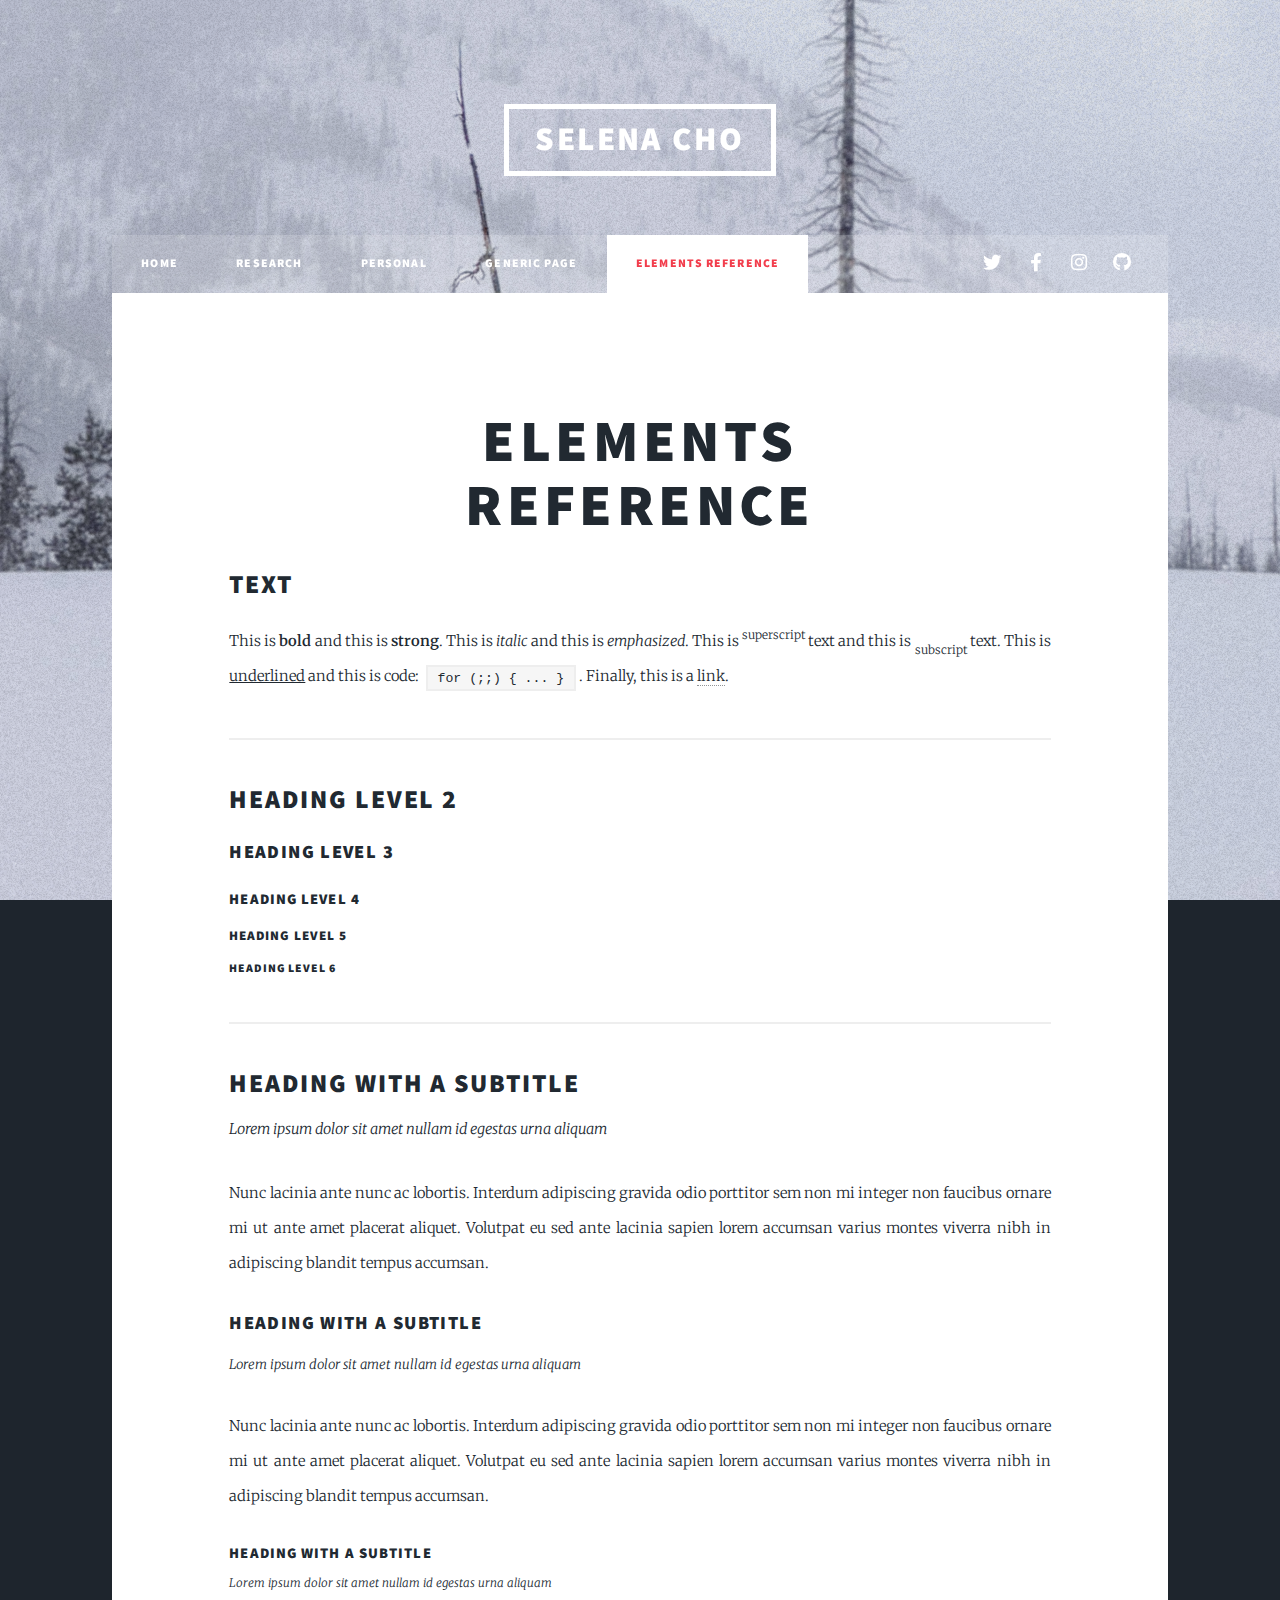
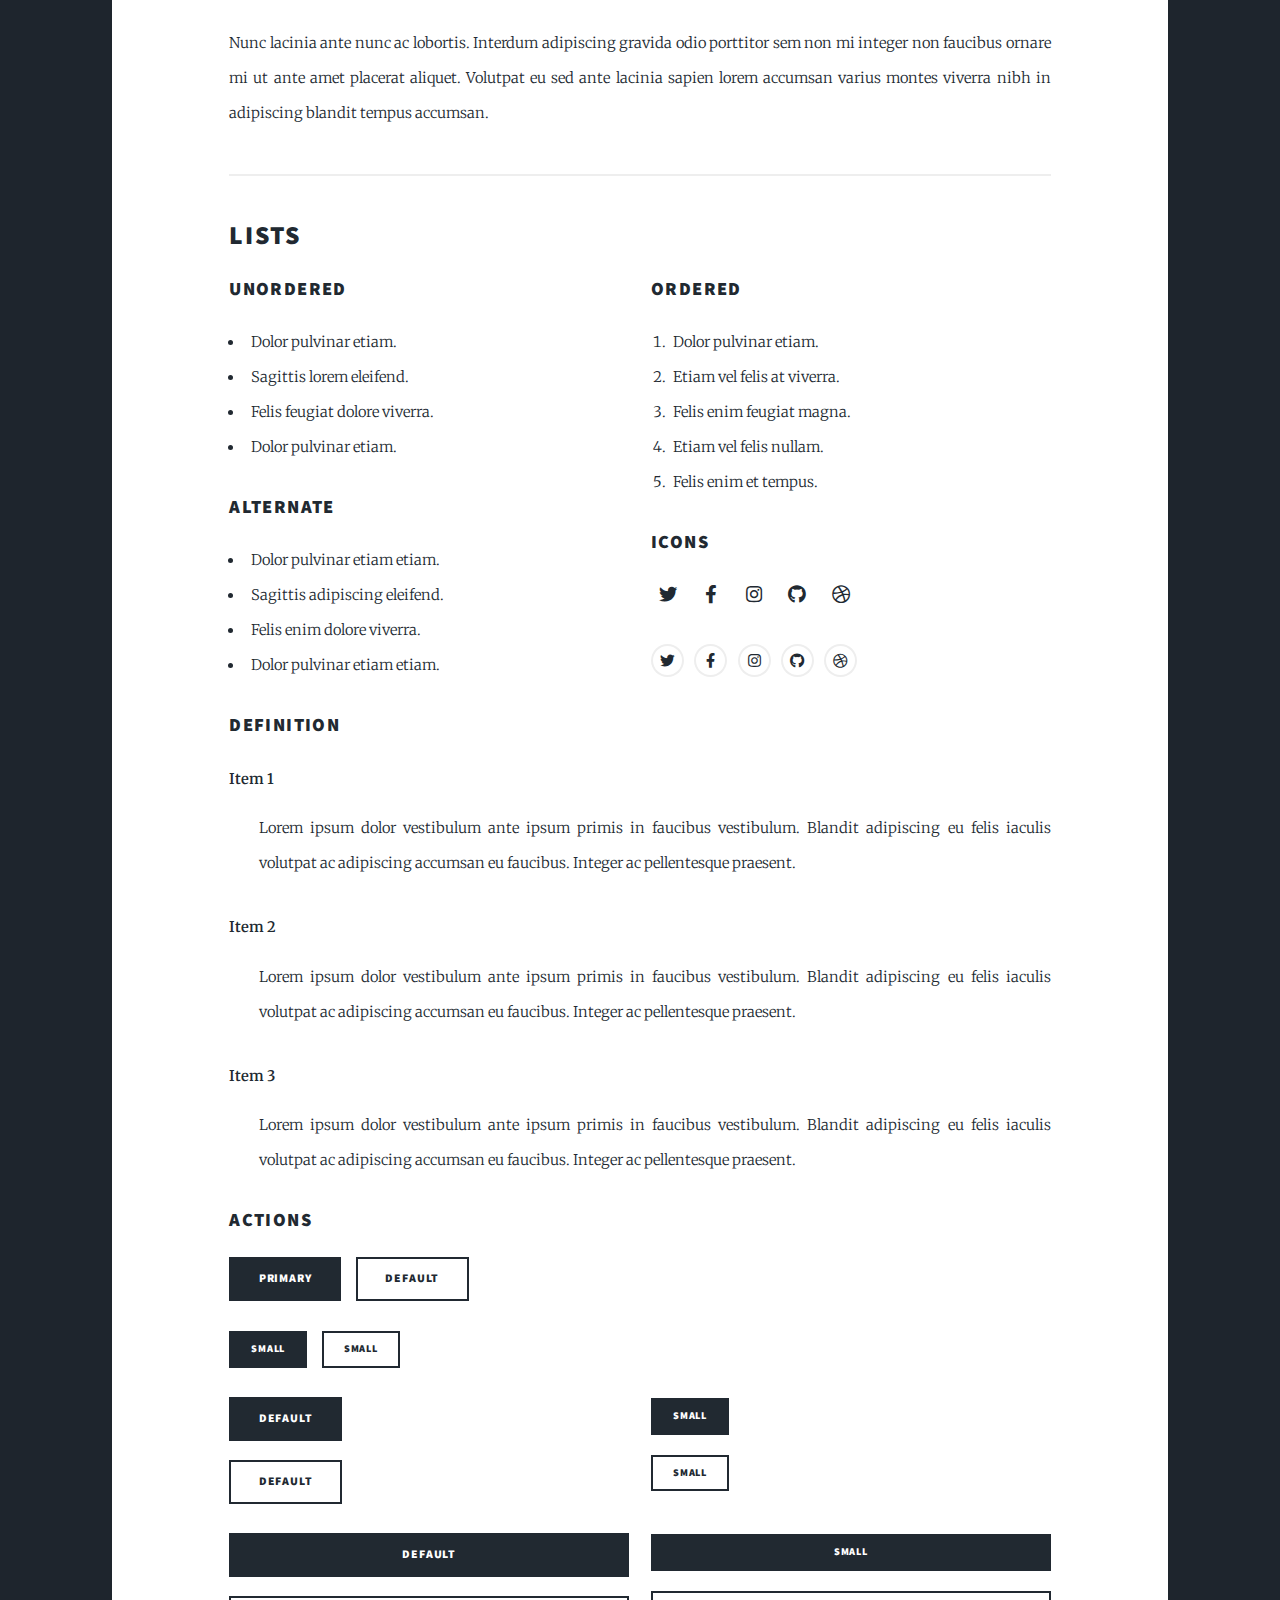
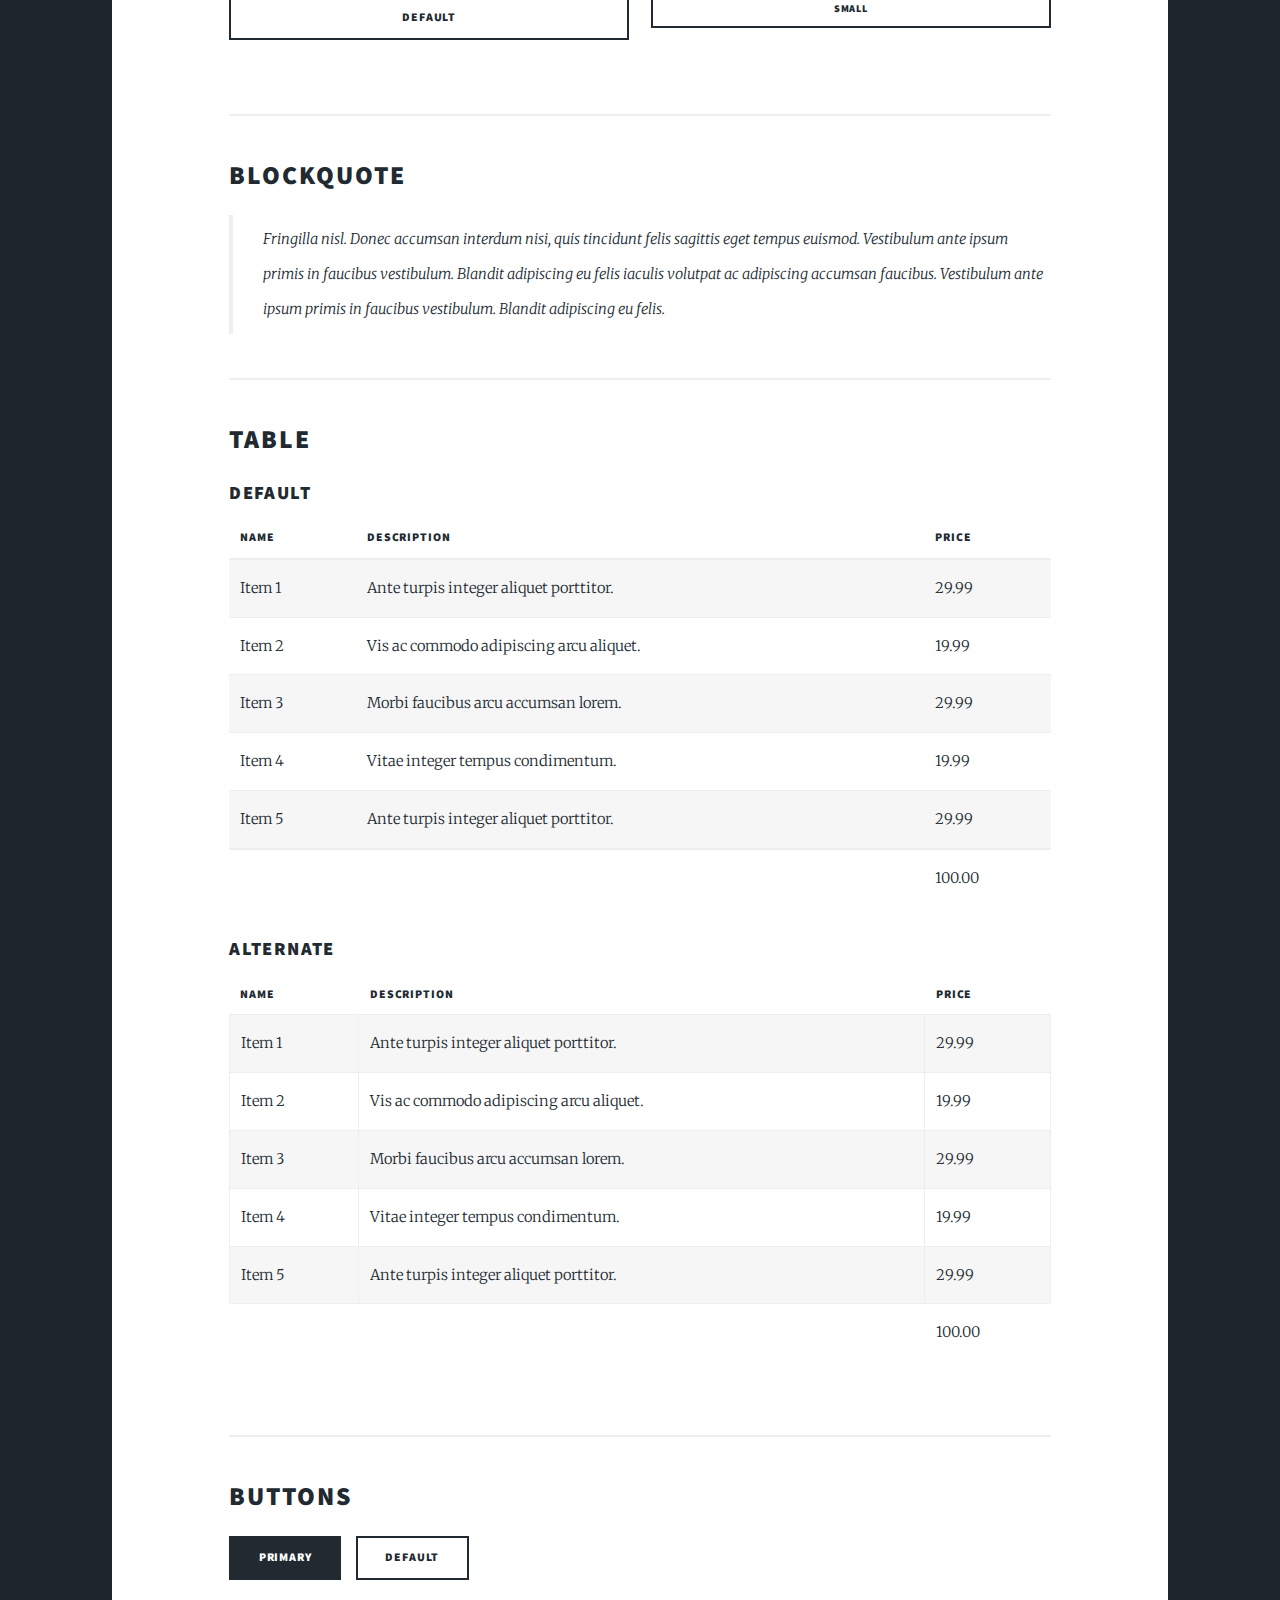
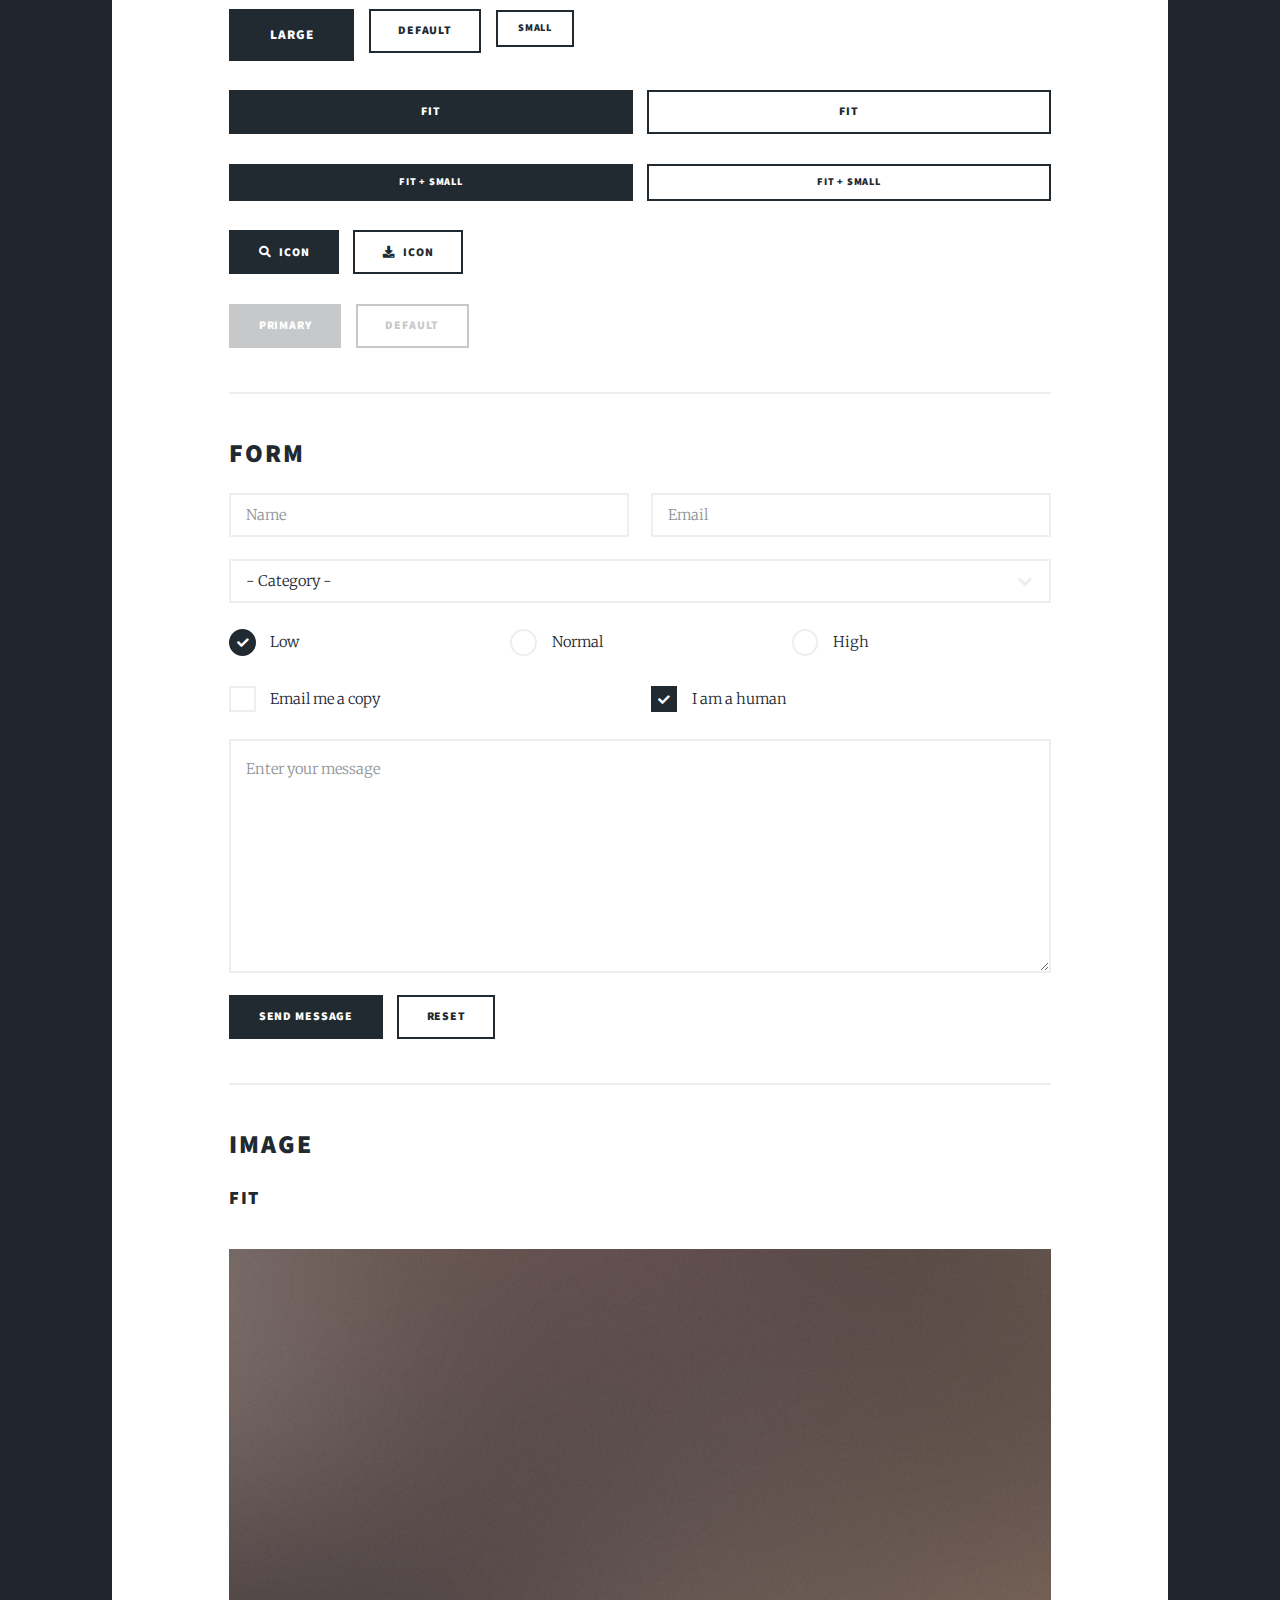
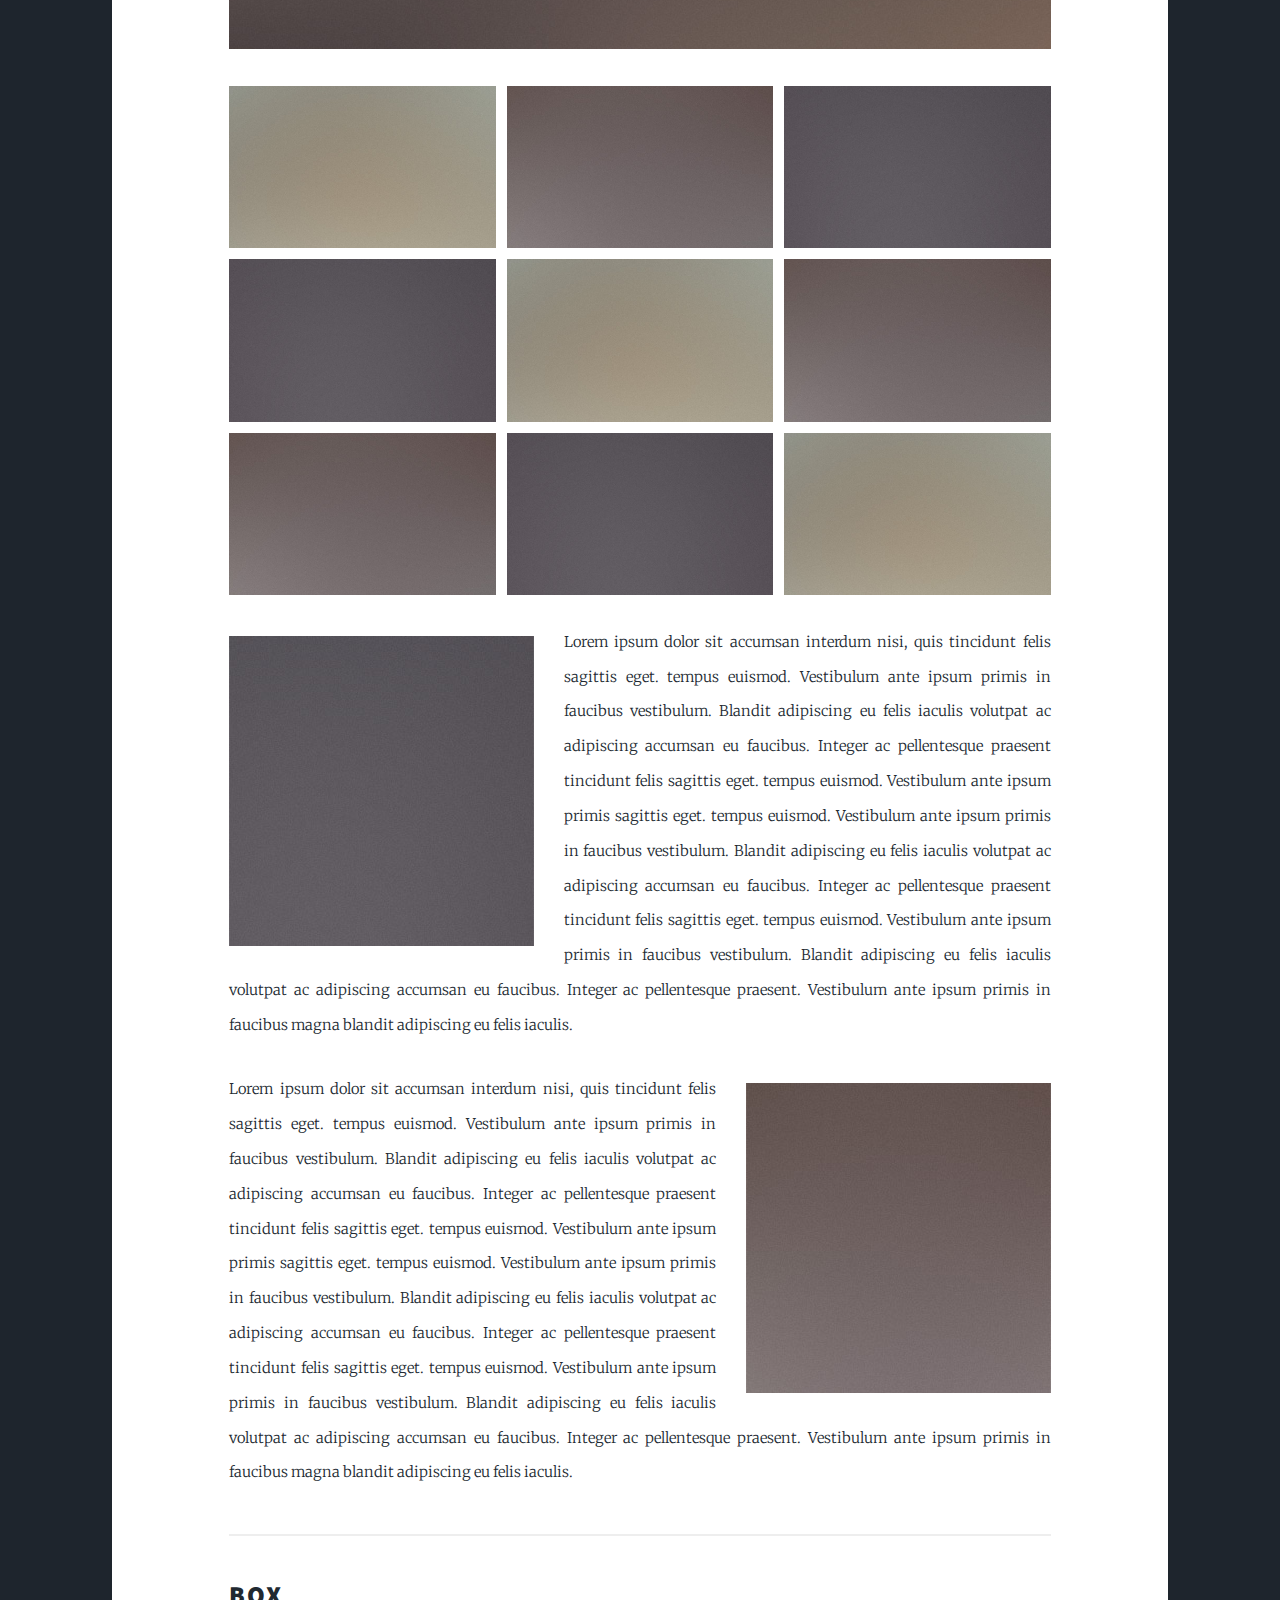
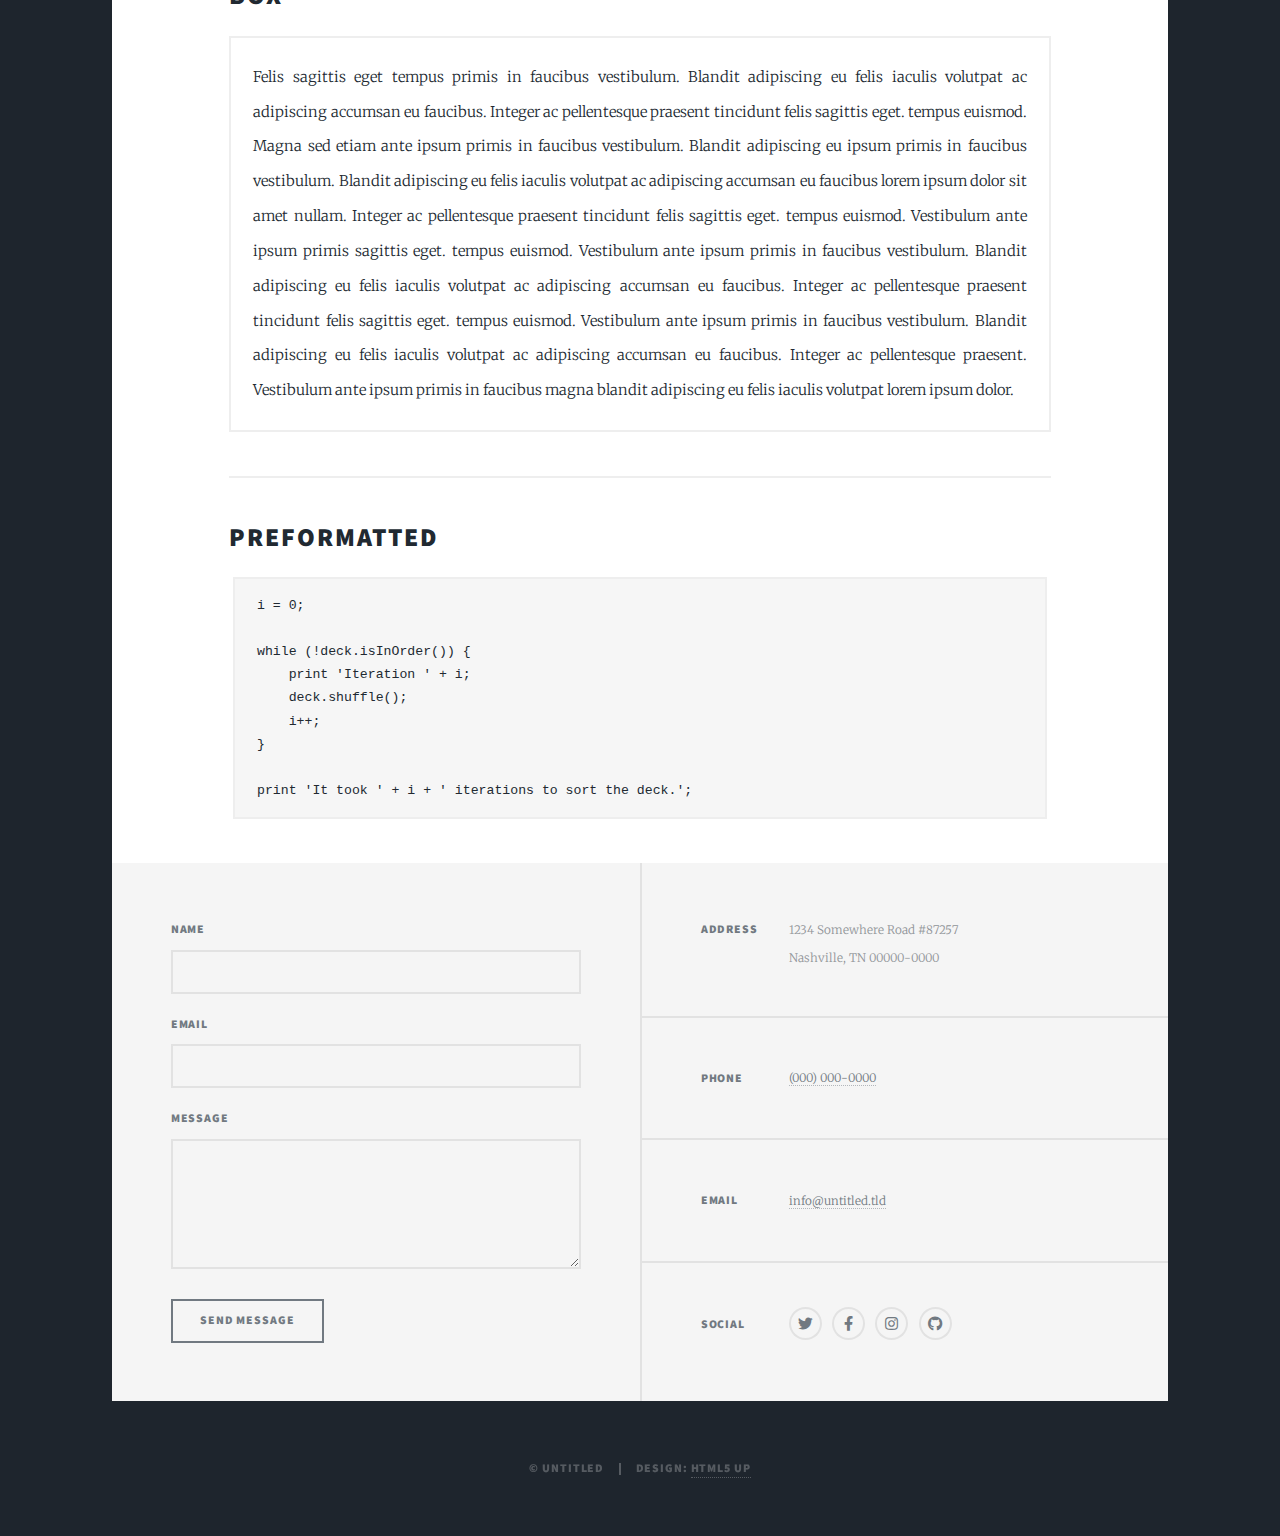
<file: elements.html>
<!DOCTYPE HTML>
<!--
	Massively by HTML5 UP
	html5up.net | @ajlkn
	Free for personal and commercial use under the CCA 3.0 license (html5up.net/license)
-->
<html>
	<head>
		<title>Elements Reference - Massively by HTML5 UP</title>
		<meta charset="utf-8" />
		<meta name="viewport" content="width=device-width, initial-scale=1, user-scalable=no" />
		<link rel="stylesheet" href="assets/css/main.css" />
		<noscript><link rel="stylesheet" href="assets/css/noscript.css" /></noscript>
	</head>
	<body class="is-preload">

		<!-- Wrapper -->
			<div id="wrapper">

				<!-- Header -->
					<header id="header">
						<a href="index.html" class="logo">Selena Cho</a>
					</header>

				<!-- Nav -->
					<nav id="nav">
						<ul class="links">
							<li><a href="index.html">Home</a></li>
							<li><a href="Research.html">Research</a></li>
							<li><a href="Personal.html">Personal</a></li>
							<li><a href="generic.html">Generic Page</a></li>
							<li class="active"><a href="elements.html">Elements Reference</a></li>
						</ul>
						<ul class="icons">
							<li><a href="#" class="icon brands fa-twitter"><span class="label">Twitter</span></a></li>
							<li><a href="#" class="icon brands fa-facebook-f"><span class="label">Facebook</span></a></li>
							<li><a href="#" class="icon brands fa-instagram"><span class="label">Instagram</span></a></li>
							<li><a href="#" class="icon brands fa-github"><span class="label">GitHub</span></a></li>
						</ul>
					</nav>

				<!-- Main -->
					<div id="main">

						<!-- Post -->
							<section class="post">
								<header class="major">
									<h1>Elements<br />
									Reference</h1>
								</header>

								<!-- Text stuff -->
									<h2>Text</h2>
									<p>This is <b>bold</b> and this is <strong>strong</strong>. This is <i>italic</i> and this is <em>emphasized</em>.
									This is <sup>superscript</sup> text and this is <sub>subscript</sub> text.
									This is <u>underlined</u> and this is code: <code>for (;;) { ... }</code>.
									Finally, this is a <a href="#">link</a>.</p>
									<hr />
									<h2>Heading Level 2</h2>
									<h3>Heading Level 3</h3>
									<h4>Heading Level 4</h4>
									<h5>Heading Level 5</h5>
									<h6>Heading Level 6</h6>
									<hr />
									<header>
										<h2>Heading with a Subtitle</h2>
										<p>Lorem ipsum dolor sit amet nullam id egestas urna aliquam</p>
									</header>
									<p>Nunc lacinia ante nunc ac lobortis. Interdum adipiscing gravida odio porttitor sem non mi integer non faucibus ornare mi ut ante amet placerat aliquet. Volutpat eu sed ante lacinia sapien lorem accumsan varius montes viverra nibh in adipiscing blandit tempus accumsan.</p>
									<header>
										<h3>Heading with a Subtitle</h3>
										<p>Lorem ipsum dolor sit amet nullam id egestas urna aliquam</p>
									</header>
									<p>Nunc lacinia ante nunc ac lobortis. Interdum adipiscing gravida odio porttitor sem non mi integer non faucibus ornare mi ut ante amet placerat aliquet. Volutpat eu sed ante lacinia sapien lorem accumsan varius montes viverra nibh in adipiscing blandit tempus accumsan.</p>
									<header>
										<h4>Heading with a Subtitle</h4>
										<p>Lorem ipsum dolor sit amet nullam id egestas urna aliquam</p>
									</header>
									<p>Nunc lacinia ante nunc ac lobortis. Interdum adipiscing gravida odio porttitor sem non mi integer non faucibus ornare mi ut ante amet placerat aliquet. Volutpat eu sed ante lacinia sapien lorem accumsan varius montes viverra nibh in adipiscing blandit tempus accumsan.</p>

									<hr />

								<!-- Lists -->
									<h2>Lists</h2>
									<div class="row">
										<div class="col-6 col-12-small">

											<h3>Unordered</h3>
											<ul>
												<li>Dolor pulvinar etiam.</li>
												<li>Sagittis lorem eleifend.</li>
												<li>Felis feugiat dolore viverra.</li>
												<li>Dolor pulvinar etiam.</li>
											</ul>

											<h3>Alternate</h3>
											<ul class="alt">
												<li>Dolor pulvinar etiam etiam.</li>
												<li>Sagittis adipiscing eleifend.</li>
												<li>Felis enim dolore viverra.</li>
												<li>Dolor pulvinar etiam etiam.</li>
											</ul>

										</div>
										<div class="col-6 col-12-small">

											<h3>Ordered</h3>
											<ol>
												<li>Dolor pulvinar etiam.</li>
												<li>Etiam vel felis at viverra.</li>
												<li>Felis enim feugiat magna.</li>
												<li>Etiam vel felis nullam.</li>
												<li>Felis enim et tempus.</li>
											</ol>

											<h3>Icons</h3>
											<ul class="icons">
												<li><a href="#" class="icon brands fa-twitter"><span class="label">Twitter</span></a></li>
												<li><a href="#" class="icon brands fa-facebook-f"><span class="label">Facebook</span></a></li>
												<li><a href="#" class="icon brands fa-instagram"><span class="label">Instagram</span></a></li>
												<li><a href="#" class="icon brands fa-github"><span class="label">Github</span></a></li>
												<li><a href="#" class="icon brands fa-dribbble"><span class="label">Dribbble</span></a></li>
											</ul>
											<ul class="icons alt">
												<li><a href="#" class="icon brands alt fa-twitter"><span class="label">Twitter</span></a></li>
												<li><a href="#" class="icon brands alt fa-facebook-f"><span class="label">Facebook</span></a></li>
												<li><a href="#" class="icon brands alt fa-instagram"><span class="label">Instagram</span></a></li>
												<li><a href="#" class="icon brands alt fa-github"><span class="label">Github</span></a></li>
												<li><a href="#" class="icon brands alt fa-dribbble"><span class="label">Dribbble</span></a></li>
											</ul>

										</div>
									</div>
									<h3>Definition</h3>
									<dl>
										<dt>Item 1</dt>
										<dd>
											<p>Lorem ipsum dolor vestibulum ante ipsum primis in faucibus vestibulum. Blandit adipiscing eu felis iaculis volutpat ac adipiscing accumsan eu faucibus. Integer ac pellentesque praesent.</p>
										</dd>
										<dt>Item 2</dt>
										<dd>
											<p>Lorem ipsum dolor vestibulum ante ipsum primis in faucibus vestibulum. Blandit adipiscing eu felis iaculis volutpat ac adipiscing accumsan eu faucibus. Integer ac pellentesque praesent.</p>
										</dd>
										<dt>Item 3</dt>
										<dd>
											<p>Lorem ipsum dolor vestibulum ante ipsum primis in faucibus vestibulum. Blandit adipiscing eu felis iaculis volutpat ac adipiscing accumsan eu faucibus. Integer ac pellentesque praesent.</p>
										</dd>
									</dl>

									<h3>Actions</h3>
									<ul class="actions">
										<li><a href="#" class="button primary">Primary</a></li>
										<li><a href="#" class="button">Default</a></li>
									</ul>
									<ul class="actions small">
										<li><a href="#" class="button primary small">Small</a></li>
										<li><a href="#" class="button small">Small</a></li>
									</ul>
									<div class="row">
										<div class="col-6 col-12-small">
											<ul class="actions stacked">
												<li><a href="#" class="button primary">Default</a></li>
												<li><a href="#" class="button">Default</a></li>
											</ul>
										</div>
										<div class="col-6 col-12-small">
											<ul class="actions stacked">
												<li><a href="#" class="button primary small">Small</a></li>
												<li><a href="#" class="button small">Small</a></li>
											</ul>
										</div>
									</div>
									<div class="row">
										<div class="col-6 col-12-small">
											<ul class="actions stacked">
												<li><a href="#" class="button primary fit">Default</a></li>
												<li><a href="#" class="button fit">Default</a></li>
											</ul>
										</div>
										<div class="col-6 col-12-small">
											<ul class="actions stacked">
												<li><a href="#" class="button primary small fit">Small</a></li>
												<li><a href="#" class="button small fit">Small</a></li>
											</ul>
										</div>
									</div>

									<hr />

								<!-- Blockquote -->
									<h2>Blockquote</h2>
									<blockquote>Fringilla nisl. Donec accumsan interdum nisi, quis tincidunt felis sagittis eget tempus euismod. Vestibulum ante ipsum primis in faucibus vestibulum. Blandit adipiscing eu felis iaculis volutpat ac adipiscing accumsan faucibus. Vestibulum ante ipsum primis in faucibus vestibulum. Blandit adipiscing eu felis.</blockquote>

									<hr />

								<!-- Table -->
									<h2>Table</h2>

									<h3>Default</h3>
									<div class="table-wrapper">
										<table>
											<thead>
												<tr>
													<th>Name</th>
													<th>Description</th>
													<th>Price</th>
												</tr>
											</thead>
											<tbody>
												<tr>
													<td>Item 1</td>
													<td>Ante turpis integer aliquet porttitor.</td>
													<td>29.99</td>
												</tr>
												<tr>
													<td>Item 2</td>
													<td>Vis ac commodo adipiscing arcu aliquet.</td>
													<td>19.99</td>
												</tr>
												<tr>
													<td>Item 3</td>
													<td> Morbi faucibus arcu accumsan lorem.</td>
													<td>29.99</td>
												</tr>
												<tr>
													<td>Item 4</td>
													<td>Vitae integer tempus condimentum.</td>
													<td>19.99</td>
												</tr>
												<tr>
													<td>Item 5</td>
													<td>Ante turpis integer aliquet porttitor.</td>
													<td>29.99</td>
												</tr>
											</tbody>
											<tfoot>
												<tr>
													<td colspan="2"></td>
													<td>100.00</td>
												</tr>
											</tfoot>
										</table>
									</div>

									<h3>Alternate</h3>
									<div class="table-wrapper">
										<table class="alt">
											<thead>
												<tr>
													<th>Name</th>
													<th>Description</th>
													<th>Price</th>
												</tr>
											</thead>
											<tbody>
												<tr>
													<td>Item 1</td>
													<td>Ante turpis integer aliquet porttitor.</td>
													<td>29.99</td>
												</tr>
												<tr>
													<td>Item 2</td>
													<td>Vis ac commodo adipiscing arcu aliquet.</td>
													<td>19.99</td>
												</tr>
												<tr>
													<td>Item 3</td>
													<td> Morbi faucibus arcu accumsan lorem.</td>
													<td>29.99</td>
												</tr>
												<tr>
													<td>Item 4</td>
													<td>Vitae integer tempus condimentum.</td>
													<td>19.99</td>
												</tr>
												<tr>
													<td>Item 5</td>
													<td>Ante turpis integer aliquet porttitor.</td>
													<td>29.99</td>
												</tr>
											</tbody>
											<tfoot>
												<tr>
													<td colspan="2"></td>
													<td>100.00</td>
												</tr>
											</tfoot>
										</table>
									</div>

									<hr />

								<!-- Buttons -->
									<h2>Buttons</h2>
									<ul class="actions">
										<li><a href="#" class="button primary">Primary</a></li>
										<li><a href="#" class="button">Default</a></li>
									</ul>
									<ul class="actions">
										<li><a href="#" class="button primary large">Large</a></li>
										<li><a href="#" class="button">Default</a></li>
										<li><a href="#" class="button small">Small</a></li>
									</ul>
									<ul class="actions fit">
										<li><a href="#" class="button primary fit">Fit</a></li>
										<li><a href="#" class="button fit">Fit</a></li>
									</ul>
									<ul class="actions fit small">
										<li><a href="#" class="button primary fit small">Fit + Small</a></li>
										<li><a href="#" class="button fit small">Fit + Small</a></li>
									</ul>
									<ul class="actions">
										<li><a href="#" class="button primary icon solid fa-search">Icon</a></li>
										<li><a href="#" class="button icon solid fa-download">Icon</a></li>
									</ul>
									<ul class="actions">
										<li><span class="button primary disabled">Primary</span></li>
										<li><span class="button disabled">Default</span></li>
									</ul>

									<hr />

								<!-- Form -->
									<h2>Form</h2>

									<form method="post" action="#">
										<div class="row gtr-uniform">
											<div class="col-6 col-12-xsmall">
												<input type="text" name="demo-name" id="demo-name" value="" placeholder="Name" />
											</div>
											<div class="col-6 col-12-xsmall">
												<input type="email" name="demo-email" id="demo-email" value="" placeholder="Email" />
											</div>
											<!-- Break -->
											<div class="col-12">
												<select name="demo-category" id="demo-category">
													<option value="">- Category -</option>
													<option value="1">Manufacturing</option>
													<option value="1">Shipping</option>
													<option value="1">Administration</option>
													<option value="1">Human Resources</option>
												</select>
											</div>
											<!-- Break -->
											<div class="col-4 col-12-small">
												<input type="radio" id="demo-priority-low" name="demo-priority" checked>
												<label for="demo-priority-low">Low</label>
											</div>
											<div class="col-4 col-12-small">
												<input type="radio" id="demo-priority-normal" name="demo-priority">
												<label for="demo-priority-normal">Normal</label>
											</div>
											<div class="col-4 col-12-small">
												<input type="radio" id="demo-priority-high" name="demo-priority">
												<label for="demo-priority-high">High</label>
											</div>
											<!-- Break -->
											<div class="col-6 col-12-small">
												<input type="checkbox" id="demo-copy" name="demo-copy">
												<label for="demo-copy">Email me a copy</label>
											</div>
											<div class="col-6 col-12-small">
												<input type="checkbox" id="demo-human" name="demo-human" checked>
												<label for="demo-human">I am a human</label>
											</div>
											<!-- Break -->
											<div class="col-12">
												<textarea name="demo-message" id="demo-message" placeholder="Enter your message" rows="6"></textarea>
											</div>
											<!-- Break -->
											<div class="col-12">
												<ul class="actions">
													<li><input type="submit" value="Send Message" class="primary" /></li>
													<li><input type="reset" value="Reset" /></li>
												</ul>
											</div>
										</div>
									</form>

									<hr />

								<!-- Image -->
									<h2>Image</h2>

									<h3>Fit</h3>
									<span class="image fit"><img src="images/pic01.jpg" alt="" /></span>
									<div class="box alt">
										<div class="row gtr-50 gtr-uniform">
											<div class="col-4"><span class="image fit"><img src="images/pic02.jpg" alt="" /></span></div>
											<div class="col-4"><span class="image fit"><img src="images/pic03.jpg" alt="" /></span></div>
											<div class="col-4"><span class="image fit"><img src="images/pic04.jpg" alt="" /></span></div>
											<!-- Break -->
											<div class="col-4"><span class="image fit"><img src="images/pic04.jpg" alt="" /></span></div>
											<div class="col-4"><span class="image fit"><img src="images/pic02.jpg" alt="" /></span></div>
											<div class="col-4"><span class="image fit"><img src="images/pic03.jpg" alt="" /></span></div>
											<!-- Break -->
											<div class="col-4"><span class="image fit"><img src="images/pic03.jpg" alt="" /></span></div>
											<div class="col-4"><span class="image fit"><img src="images/pic04.jpg" alt="" /></span></div>
											<div class="col-4"><span class="image fit"><img src="images/pic02.jpg" alt="" /></span></div>
										</div>
									</div>

									<p><span class="image left"><img src="images/pic08.jpg" alt="" /></span>Lorem ipsum dolor sit accumsan interdum nisi, quis tincidunt felis sagittis eget. tempus euismod. Vestibulum ante ipsum primis in faucibus vestibulum. Blandit adipiscing eu felis iaculis volutpat ac adipiscing accumsan eu faucibus. Integer ac pellentesque praesent tincidunt felis sagittis eget. tempus euismod. Vestibulum ante ipsum primis sagittis eget. tempus euismod. Vestibulum ante ipsum primis in faucibus vestibulum. Blandit adipiscing eu felis iaculis volutpat ac adipiscing accumsan eu faucibus. Integer ac pellentesque praesent tincidunt felis sagittis eget. tempus euismod. Vestibulum ante ipsum primis in faucibus vestibulum. Blandit adipiscing eu felis iaculis volutpat ac adipiscing accumsan eu faucibus. Integer ac pellentesque praesent. Vestibulum ante ipsum primis in faucibus magna blandit adipiscing eu felis iaculis.</p>
									<p><span class="image right"><img src="images/pic09.jpg" alt="" /></span>Lorem ipsum dolor sit accumsan interdum nisi, quis tincidunt felis sagittis eget. tempus euismod. Vestibulum ante ipsum primis in faucibus vestibulum. Blandit adipiscing eu felis iaculis volutpat ac adipiscing accumsan eu faucibus. Integer ac pellentesque praesent tincidunt felis sagittis eget. tempus euismod. Vestibulum ante ipsum primis sagittis eget. tempus euismod. Vestibulum ante ipsum primis in faucibus vestibulum. Blandit adipiscing eu felis iaculis volutpat ac adipiscing accumsan eu faucibus. Integer ac pellentesque praesent tincidunt felis sagittis eget. tempus euismod. Vestibulum ante ipsum primis in faucibus vestibulum. Blandit adipiscing eu felis iaculis volutpat ac adipiscing accumsan eu faucibus. Integer ac pellentesque praesent. Vestibulum ante ipsum primis in faucibus magna blandit adipiscing eu felis iaculis.</p>

									<hr />

								<!-- Box -->
									<h2>Box</h2>
									<div class="box">
										<p>Felis sagittis eget tempus primis in faucibus vestibulum. Blandit adipiscing eu felis iaculis volutpat ac adipiscing accumsan eu faucibus. Integer ac pellentesque praesent tincidunt felis sagittis eget. tempus euismod. Magna sed etiam ante ipsum primis in faucibus vestibulum. Blandit adipiscing eu ipsum primis in faucibus vestibulum. Blandit adipiscing eu felis iaculis volutpat ac adipiscing accumsan eu faucibus lorem ipsum dolor sit amet nullam. Integer ac pellentesque praesent tincidunt felis sagittis eget. tempus euismod. Vestibulum ante ipsum primis sagittis eget. tempus euismod. Vestibulum ante ipsum primis in faucibus vestibulum. Blandit adipiscing eu felis iaculis volutpat ac adipiscing accumsan eu faucibus. Integer ac pellentesque praesent tincidunt felis sagittis eget. tempus euismod. Vestibulum ante ipsum primis in faucibus vestibulum. Blandit adipiscing eu felis iaculis volutpat ac adipiscing accumsan eu faucibus. Integer ac pellentesque praesent. Vestibulum ante ipsum primis in faucibus magna blandit adipiscing eu felis iaculis volutpat lorem ipsum dolor.</p>
									</div>

									<hr />

								<!-- Preformatted Code -->
									<h2>Preformatted</h2>
									<pre><code>i = 0;

while (!deck.isInOrder()) {
    print 'Iteration ' + i;
    deck.shuffle();
    i++;
}

print 'It took ' + i + ' iterations to sort the deck.';
</code></pre>

							</section>

					</div>

				<!-- Footer -->
					<footer id="footer">
						<section>
							<form method="post" action="#">
								<div class="fields">
									<div class="field">
										<label for="name">Name</label>
										<input type="text" name="name" id="name" />
									</div>
									<div class="field">
										<label for="email">Email</label>
										<input type="text" name="email" id="email" />
									</div>
									<div class="field">
										<label for="message">Message</label>
										<textarea name="message" id="message" rows="3"></textarea>
									</div>
								</div>
								<ul class="actions">
									<li><input type="submit" value="Send Message" /></li>
								</ul>
							</form>
						</section>
						<section class="split contact">
							<section class="alt">
								<h3>Address</h3>
								<p>1234 Somewhere Road #87257<br />
								Nashville, TN 00000-0000</p>
							</section>
							<section>
								<h3>Phone</h3>
								<p><a href="#">(000) 000-0000</a></p>
							</section>
							<section>
								<h3>Email</h3>
								<p><a href="#">info@untitled.tld</a></p>
							</section>
							<section>
								<h3>Social</h3>
								<ul class="icons alt">
									<li><a href="#" class="icon brands alt fa-twitter"><span class="label">Twitter</span></a></li>
									<li><a href="#" class="icon brands alt fa-facebook-f"><span class="label">Facebook</span></a></li>
									<li><a href="#" class="icon brands alt fa-instagram"><span class="label">Instagram</span></a></li>
									<li><a href="#" class="icon brands alt fa-github"><span class="label">GitHub</span></a></li>
								</ul>
							</section>
						</section>
					</footer>

				<!-- Copyright -->
					<div id="copyright">
						<ul><li>&copy; Untitled</li><li>Design: <a href="https://html5up.net">HTML5 UP</a></li></ul>
					</div>

			</div>

		<!-- Scripts -->
			<script src="assets/js/jquery.min.js"></script>
			<script src="assets/js/jquery.scrollex.min.js"></script>
			<script src="assets/js/jquery.scrolly.min.js"></script>
			<script src="assets/js/browser.min.js"></script>
			<script src="assets/js/breakpoints.min.js"></script>
			<script src="assets/js/util.js"></script>
			<script src="assets/js/main.js"></script>

	</body>
</html>
</file>
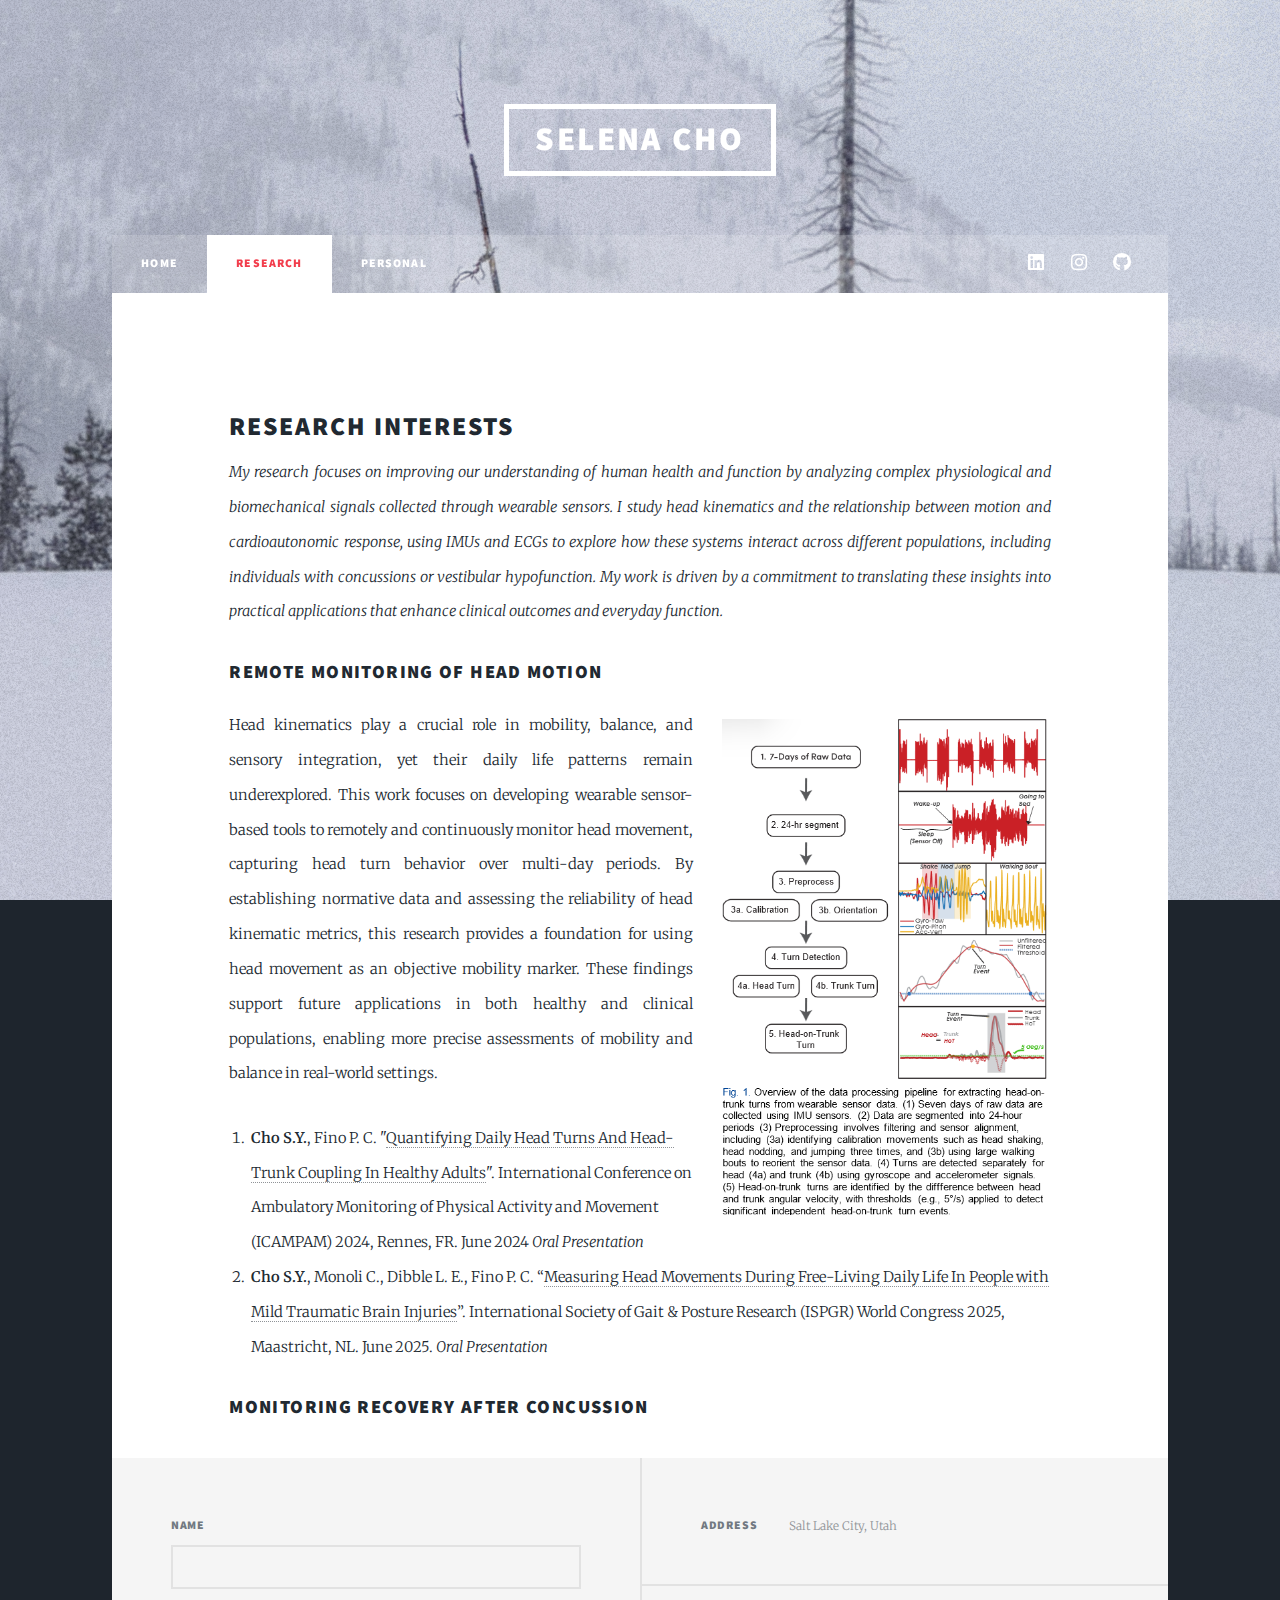
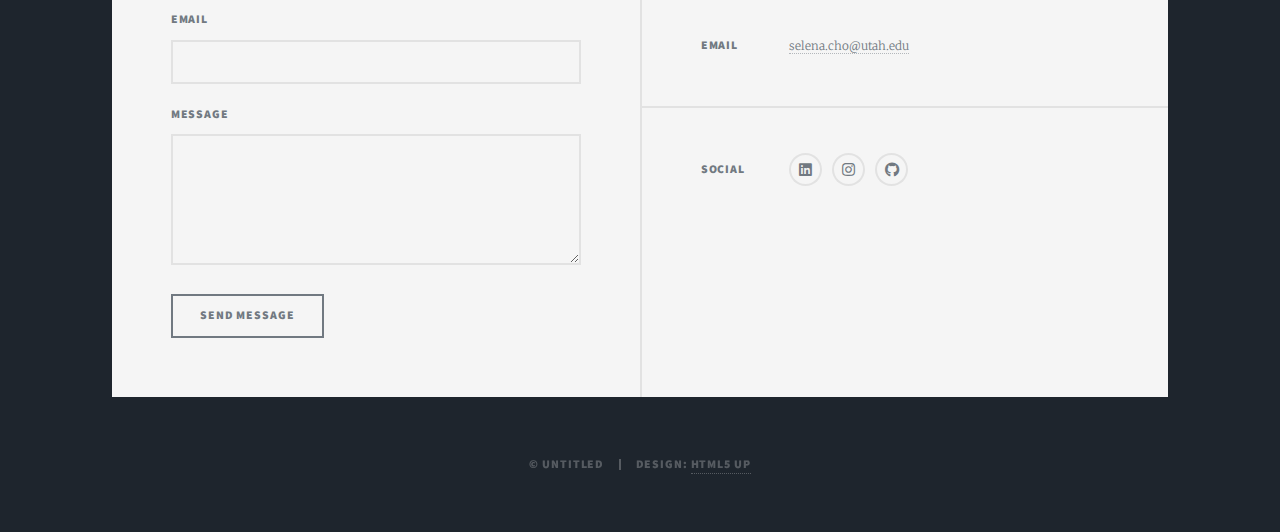
<file: Research.html>
<!DOCTYPE HTML>
<!--
	Massively by HTML5 UP
	html5up.net | @ajlkn
	Free for personal and commercial use under the CCA 3.0 license (html5up.net/license)
-->
<html>
	<head>
		<title>Research</title>
		<meta charset="utf-8" />
		<meta name="viewport" content="width=device-width, initial-scale=1, user-scalable=no" />
		<link rel="stylesheet" href="assets/css/main.css" />
		<noscript><link rel="stylesheet" href="assets/css/noscript.css" /></noscript>
	</head>
	<body class="is-preload">

		<!-- Wrapper -->
			<div id="wrapper">

				<!-- Header -->
					<header id="header">
						<a href="index.html" class="logo">Selena Cho</a>
					</header>

				<!-- Nav -->
					<nav id="nav">
						<ul class="links">
							<li><a href="index.html">Home</a></li>
							<li class="active"><a href="Research.html">Research</a></li>
                            <li><a href="Personal.html">Personal</a></li>
							<!-- <li><a href="generic.html">Generic Page</a></li> -->
							<!-- <li><a href="elements.html">Elements Reference</a></li> -->
						</ul>
						<ul class="icons">
							<li><a href="https://www.linkedin.com/in/selena-cho/" class="icon brands fa-linkedin"><span class="label">LinkedIn</span></a></li>
							<li><a href="https://www.instagram.com/sycho.outdoors" class="icon brands alt fa-instagram"><span class="label">Instagram</span></a></li>
                            <li><a href="https://github.com/SelenaChoUtah" class="icon brands alt fa-github"><span class="label">GitHub</span></a></li>
						</ul>
					</nav>

				<!-- Main -->
					<div id="main">

						<!-- Post -->
							<section class="post">
								<!-- <header class="major">
									<span class="date">Research Interests</span>									
								</header> -->
                                <header>
                                    <h2>Research Interests</h2>
                                    <p>My research focuses on improving our understanding of human health and function by analyzing complex 
                                        physiological and biomechanical signals collected through wearable sensors. I study head kinematics 
										and the relationship between motion and cardioautonomic response, using IMUs and ECGs to explore how 
										these systems interact across different populations, including individuals with concussions or 
										vestibular hypofunction. My work is driven by a commitment to translating these insights into practical 
										applications that enhance clinical outcomes and everyday function. 
                                    </p>                                    
                                    <!-- <embed src="pdfs/ispgr_abstract.pdf" width="800px" height="900px" /> -->
                                                                  
                                </header>
                                                                
                                <h3> Remote Monitoring of Head Motion</h3>  
								<!-- <div class="row gtr-50 gtr-uniform">
									<div class="col-4"><span class="image fit"><img src="images/Research/dailyWear-2.jpg" /></span></div>
									<div class="col-4"><span class="image fit"><img src="images/Research/meSensors-2.jpg" /></span></div>	
									<div class="col-4"><span class="image fit"><img src="images/Bike/fourth-2.jpg" /></span></div>										
								</div>
								<figcaption style="text-align: center; font-style: italic; color: gray;">
									Some signal processing, and me wearing some sensors
								</figcaption>     -->
                                <p><span class="image right"><img src="images/research/algo.png" alt="" /></span>
									Head kinematics play a crucial role in mobility, balance, and sensory integration, yet their daily life 
									patterns remain underexplored. This work focuses on developing wearable sensor-based tools to remotely 
									and continuously monitor head movement, capturing head turn behavior over multi-day periods. By 
									establishing normative data and assessing the reliability of head kinematic metrics, this research 
									provides a foundation for using head movement as an objective mobility marker. These findings support 
									future applications in both healthy and clinical populations, enabling more precise assessments of 
									mobility and balance in real-world settings.                             
                                </p>
                                <ol>
                                    <li><b>Cho S.Y.</b>, Fino P. C. "<a href="https://drive.google.com/file/d/1Y4xDe2No_5qgYVimvkKrt4m0r01i32iI/view?usp=drive_link">Quantifying Daily Head Turns And Head-Trunk Coupling In Healthy Adults</a>". International Conference on Ambulatory Monitoring of Physical Activity and Movement (ICAMPAM) 2024, Rennes, FR. June 2024 <i>Oral Presentation</i></li>
                                    <li><b>Cho S.Y.</b>, Monoli C., Dibble L. E., Fino P. C. “<a href="https://drive.google.com/file/d/1bzssXnmqNJPo-YmwXTLU3qiElkayOA6F/view?usp=drive_link">Measuring Head Movements During Free-Living Daily Life In People with Mild Traumatic Brain Injuries</a>”. International Society of Gait & Posture Research (ISPGR) World Congress 2025, Maastricht, NL. June 2025. <i>Oral Presentation</i></li>
                                </ol>

                                <header>
                                    <h3> Monitoring Recovery after Concussion</h3>
                                </header>
							</section>
					</div>

				<!-- Footer -->
					<footer id="footer">
						<section>
							<form method="post" action="#">
								<div class="fields">
									<div class="field">
										<label for="name">Name</label>
										<input type="text" name="name" id="name" />
									</div>
									<div class="field">
										<label for="email">Email</label>
										<input type="text" name="email" id="email" />
									</div>
									<div class="field">
										<label for="message">Message</label>
										<textarea name="message" id="message" rows="3"></textarea>
									</div>
								</div>
								<ul class="actions">
									<li><input type="submit" value="Send Message" /></li>
								</ul>
							</form>
						</section>
						<section class="split contact">
							<section class="alt">
								<h3>Address</h3>
								<p>Salt Lake City, Utah</p>
							</section>
							<section>
								<h3>Email</h3>
								<p><a href="#">selena.cho@utah.edu</a></p>
							</section>
							<section>
								<h3>Social</h3>
								<ul class="icons alt">
									<li><a href="https://www.linkedin.com/in/selena-cho/" class="icon brands alt fa-linkedin"><span class="label">LinkedIn</span></a></li>
									<li><a href="https://www.instagram.com/sycho.outdoors" class="icon brands alt fa-instagram"><span class="label">Instagram</span></a></li>
									<li><a href="https://github.com/SelenaChoUtah" class="icon brands alt fa-github"><span class="label">GitHub</span></a></li>
								</ul>
							</section>
						</section>
					</footer>

				<!-- Copyright -->
					<div id="copyright">
						<ul><li>&copy; Untitled</li><li>Design: <a href="https://html5up.net">HTML5 UP</a></li></ul>
					</div>

			</div>

		<!-- Scripts -->
			<script src="assets/js/jquery.min.js"></script>
			<script src="assets/js/jquery.scrollex.min.js"></script>
			<script src="assets/js/jquery.scrolly.min.js"></script>
			<script src="assets/js/browser.min.js"></script>
			<script src="assets/js/breakpoints.min.js"></script>
			<script src="assets/js/util.js"></script>
			<script src="assets/js/main.js"></script>

	</body>
</html>
</file>
<file: assets/css/main.css>
@import url(fontawesome-all.min.css);
@import url("https://fonts.googleapis.com/css?family=Merriweather:300,700,300italic,700italic|Source+Sans+Pro:900");

/*
	Massively by HTML5 UP
	html5up.net | @ajlkn
	Free for personal and commercial use under the CCA 3.0 license (html5up.net/license)
*/

html, body, div, span, applet, object,
iframe, h1, h2, h3, h4, h5, h6, p, blockquote,
pre, a, abbr, acronym, address, big, cite,
code, del, dfn, em, img, ins, kbd, q, s, samp,
small, strike, strong, sub, sup, tt, var, b,
u, i, center, dl, dt, dd, ol, ul, li, fieldset,
form, label, legend, table, caption, tbody,
tfoot, thead, tr, th, td, article, aside,
canvas, details, embed, figure, figcaption,
footer, header, hgroup, menu, nav, output, ruby,
section, summary, time, mark, audio, video {
	margin: 0;
	padding: 0;
	border: 0;
	font-size: 100%;
	font: inherit;
	vertical-align: baseline;}

article, aside, details, figcaption, figure,
footer, header, hgroup, menu, nav, section {
	display: block;}

body {
	line-height: 1;
}

ol, ul {
	list-style: none;
}

blockquote, q {
	quotes: none;
}

	blockquote:before, blockquote:after, q:before, q:after {
		content: '';
		content: none;
	}

table {
	border-collapse: collapse;
	border-spacing: 0;
}

body {
	-webkit-text-size-adjust: none;
}

mark {
	background-color: transparent;
	color: inherit;
}

input::-moz-focus-inner {
	border: 0;
	padding: 0;
}

input, select, textarea {
	-moz-appearance: none;
	-webkit-appearance: none;
	-ms-appearance: none;
	appearance: none;
}

/* Basic */

	@-ms-viewport {
		width: device-width;
	}

	body {
		-ms-overflow-style: scrollbar;
	}

	@media screen and (max-width: 480px) {

		html, body {
			min-width: 320px;
		}

	}

	html {
		box-sizing: border-box;
	}

	*, *:before, *:after {
		box-sizing: inherit;
	}

	body {
		background-color: #1e252d;
	}

		body.is-preload *, body.is-preload *:before, body.is-preload *:after {
			-moz-animation: none !important;
			-webkit-animation: none !important;
			-ms-animation: none !important;
			animation: none !important;
			-moz-transition: none !important;
			-webkit-transition: none !important;
			-ms-transition: none !important;
			transition: none !important;
		}

/* Type */

	html {
		font-size: 16pt;
	}

		@media screen and (max-width: 1680px) {

			html {
				font-size: 12pt;
			}

		}

		@media screen and (max-width: 1280px) {

			html {
				font-size: 11pt;
			}

		}

		@media screen and (max-width: 360px) {

			html {
				font-size: 10pt;
			}

		}

	body {
		color: #212931;
	}

	body, input, select, textarea {
		font-family: "Merriweather", Georgia, serif;
		font-weight: 300;
		font-size: 1rem;
		line-height: 2.375;
	}

	a {
		-moz-transition: color 0.2s ease-in-out, background-color 0.2s ease-in-out, border-color 0.2s ease-in-out, box-shadow 0.2s ease-in-out;
		-webkit-transition: color 0.2s ease-in-out, background-color 0.2s ease-in-out, border-color 0.2s ease-in-out, box-shadow 0.2s ease-in-out;
		-ms-transition: color 0.2s ease-in-out, background-color 0.2s ease-in-out, border-color 0.2s ease-in-out, box-shadow 0.2s ease-in-out;
		transition: color 0.2s ease-in-out, background-color 0.2s ease-in-out, border-color 0.2s ease-in-out, box-shadow 0.2s ease-in-out;
		border-bottom: dotted 1px;
		text-decoration: none;
	}

		a:hover {
			border-bottom-color: transparent;
		}

	strong, b {
		font-weight: 600;
	}

	em, i {
		font-style: italic;
	}

	p {
		text-align: justify;
		margin: 0 0 2rem 0;
	}

	h1, h2, h3, h4, h5, h6 {
		font-family: "Source Sans Pro", Helvetica, sans-serif;
		font-weight: 900;
		line-height: 1.5;
		letter-spacing: 0.075em;
		text-transform: uppercase;
		margin: 0 0 1rem 0;
	}

		h1 a, h2 a, h3 a, h4 a, h5 a, h6 a {
			border-bottom: 0;
			color: inherit;
			text-decoration: none;
		}

	h1 {
		font-size: 4rem;
		line-height: 1.1;
		margin: 0 0 2rem 0;
	}

	h2 {
		font-size: 1.75rem;
		line-height: 1.3;
		margin: 0 0 1.5rem 0;
	}

	h3 {
		font-size: 1.25rem;
		margin: 0 0 1.5rem 0;
	}

	h4 {
		font-size: 1rem;
	}

	h5 {
		font-size: 0.9rem;
	}

	h6 {
		font-size: 0.8rem;
	}

	sub {
		font-size: 0.8rem;
		position: relative;
		top: 0.5rem;
	}

	sup {
		font-size: 0.8rem;
		position: relative;
		top: -0.5rem;
	}

	blockquote {
		border-left: solid 4px;
		font-style: italic;
		margin: 0 0 2rem 0;
		padding: 0.5rem 0 0.5rem 2rem;
	}

	code {
		border: solid 2px;
		font-family: "Courier New", monospace;
		font-size: 0.9rem;
		margin: 0 0.25rem;
		padding: 0.25rem 0.65rem;
	}

	pre {
		-webkit-overflow-scrolling: touch;
		font-family: "Courier New", monospace;
		font-size: 0.9rem;
		margin: 0 0 2rem 0;
	}

		pre code {
			display: block;
			line-height: 1.75;
			padding: 1rem 1.5rem;
			overflow-x: auto;
		}

	hr {
		border: 0;
		border-bottom: solid 2px;
		margin: 3rem 0;
	}

		hr.major {
			margin: 5rem 0;
		}

	.align-left {
		text-align: left;
	}

	.align-center {
		text-align: center;
	}

	.align-right {
		text-align: right;
	}

	input, select, textarea {
		color: #212931;
	}

	a {
		color: #212931;
		border-bottom-color: rgba(33, 41, 49, 0.5);
	}

		a:hover {
			border-bottom-color: transparent;
			color: #18bfef !important;
		}

	strong, b {
		color: #212931;
	}

	h1, h2, h3, h4, h5, h6 {
		color: #212931;
	}

	blockquote {
		border-left-color: #eeeeee;
	}

	code {
		background: rgba(220, 220, 220, 0.25);
		border-color: #eeeeee;
	}

	hr {
		border-bottom-color: #eeeeee;
	}

/* Row */

	.row {
		display: flex;
		flex-wrap: wrap;
		box-sizing: border-box;
		align-items: stretch;
	}

		.row > * {
			box-sizing: border-box;
		}

		.row.gtr-uniform > * > :last-child {
			margin-bottom: 0;
		}

		.row.aln-left {
			justify-content: flex-start;
		}

		.row.aln-center {
			justify-content: center;
		}

		.row.aln-right {
			justify-content: flex-end;
		}

		.row.aln-top {
			align-items: flex-start;
		}

		.row.aln-middle {
			align-items: center;
		}

		.row.aln-bottom {
			align-items: flex-end;
		}

		.row > .imp {
			order: -1;
		}

		.row > .col-1 {
			width: 8.33333%;
		}

		.row > .off-1 {
			margin-left: 8.33333%;
		}

		.row > .col-2 {
			width: 16.66667%;
		}

		.row > .off-2 {
			margin-left: 16.66667%;
		}

		.row > .col-3 {
			width: 25%;
		}

		.row > .off-3 {
			margin-left: 25%;
		}

		.row > .col-4 {
			width: 33.33333%;
		}

		.row > .off-4 {
			margin-left: 33.33333%;
		}

		.row > .col-5 {
			width: 41.66667%;
		}

		.row > .off-5 {
			margin-left: 41.66667%;
		}

		.row > .col-6 {
			width: 50%;
		}

		.row > .off-6 {
			margin-left: 50%;
		}

		.row > .col-7 {
			width: 58.33333%;
		}

		.row > .off-7 {
			margin-left: 58.33333%;
		}

		.row > .col-8 {
			width: 66.66667%;
		}

		.row > .off-8 {
			margin-left: 66.66667%;
		}

		.row > .col-9 {
			width: 75%;
		}

		.row > .off-9 {
			margin-left: 75%;
		}

		.row > .col-10 {
			width: 83.33333%;
		}

		.row > .off-10 {
			margin-left: 83.33333%;
		}

		.row > .col-11 {
			width: 91.66667%;
		}

		.row > .off-11 {
			margin-left: 91.66667%;
		}

		.row > .col-12 {
			width: 100%;
		}

		.row > .off-12 {
			margin-left: 100%;
		}

		.row.gtr-0 {
			margin-top: 0;
			margin-left: 0rem;
		}

			.row.gtr-0 > * {
				padding: 0 0 0 0rem;
			}

			.row.gtr-0.gtr-uniform {
				margin-top: 0rem;
			}

				.row.gtr-0.gtr-uniform > * {
					padding-top: 0rem;
				}

		.row.gtr-25 {
			margin-top: 0;
			margin-left: -0.375rem;
		}

			.row.gtr-25 > * {
				padding: 0 0 0 0.375rem;
			}

			.row.gtr-25.gtr-uniform {
				margin-top: -0.375rem;
			}

				.row.gtr-25.gtr-uniform > * {
					padding-top: 0.375rem;
				}

		.row.gtr-50 {
			margin-top: 0;
			margin-left: -0.75rem;
		}

			.row.gtr-50 > * {
				padding: 0 0 0 0.75rem;
			}

			.row.gtr-50.gtr-uniform {
				margin-top: -0.75rem;
			}

				.row.gtr-50.gtr-uniform > * {
					padding-top: 0.75rem;
				}

		.row {
			margin-top: 0;
			margin-left: -1.5rem;
		}

			.row > * {
				padding: 0 0 0 1.5rem;
			}

			.row.gtr-uniform {
				margin-top: -1.5rem;
			}

				.row.gtr-uniform > * {
					padding-top: 1.5rem;
				}

		.row.gtr-150 {
			margin-top: 0;
			margin-left: -2.25rem;
		}

			.row.gtr-150 > * {
				padding: 0 0 0 2.25rem;
			}

			.row.gtr-150.gtr-uniform {
				margin-top: -2.25rem;
			}

				.row.gtr-150.gtr-uniform > * {
					padding-top: 2.25rem;
				}

		.row.gtr-200 {
			margin-top: 0;
			margin-left: -3rem;
		}

			.row.gtr-200 > * {
				padding: 0 0 0 3rem;
			}

			.row.gtr-200.gtr-uniform {
				margin-top: -3rem;
			}

				.row.gtr-200.gtr-uniform > * {
					padding-top: 3rem;
				}

		@media screen and (max-width: 1680px) {

			.row {
				display: flex;
				flex-wrap: wrap;
				box-sizing: border-box;
				align-items: stretch;
			}

				.row > * {
					box-sizing: border-box;
				}

				.row.gtr-uniform > * > :last-child {
					margin-bottom: 0;
				}

				.row.aln-left {
					justify-content: flex-start;
				}

				.row.aln-center {
					justify-content: center;
				}

				.row.aln-right {
					justify-content: flex-end;
				}

				.row.aln-top {
					align-items: flex-start;
				}

				.row.aln-middle {
					align-items: center;
				}

				.row.aln-bottom {
					align-items: flex-end;
				}

				.row > .imp-xlarge {
					order: -1;
				}

				.row > .col-1-xlarge {
					width: 8.33333%;
				}

				.row > .off-1-xlarge {
					margin-left: 8.33333%;
				}

				.row > .col-2-xlarge {
					width: 16.66667%;
				}

				.row > .off-2-xlarge {
					margin-left: 16.66667%;
				}

				.row > .col-3-xlarge {
					width: 25%;
				}

				.row > .off-3-xlarge {
					margin-left: 25%;
				}

				.row > .col-4-xlarge {
					width: 33.33333%;
				}

				.row > .off-4-xlarge {
					margin-left: 33.33333%;
				}

				.row > .col-5-xlarge {
					width: 41.66667%;
				}

				.row > .off-5-xlarge {
					margin-left: 41.66667%;
				}

				.row > .col-6-xlarge {
					width: 50%;
				}

				.row > .off-6-xlarge {
					margin-left: 50%;
				}

				.row > .col-7-xlarge {
					width: 58.33333%;
				}

				.row > .off-7-xlarge {
					margin-left: 58.33333%;
				}

				.row > .col-8-xlarge {
					width: 66.66667%;
				}

				.row > .off-8-xlarge {
					margin-left: 66.66667%;
				}

				.row > .col-9-xlarge {
					width: 75%;
				}

				.row > .off-9-xlarge {
					margin-left: 75%;
				}

				.row > .col-10-xlarge {
					width: 83.33333%;
				}

				.row > .off-10-xlarge {
					margin-left: 83.33333%;
				}

				.row > .col-11-xlarge {
					width: 91.66667%;
				}

				.row > .off-11-xlarge {
					margin-left: 91.66667%;
				}

				.row > .col-12-xlarge {
					width: 100%;
				}

				.row > .off-12-xlarge {
					margin-left: 100%;
				}

				.row.gtr-0 {
					margin-top: 0;
					margin-left: 0rem;
				}

					.row.gtr-0 > * {
						padding: 0 0 0 0rem;
					}

					.row.gtr-0.gtr-uniform {
						margin-top: 0rem;
					}

						.row.gtr-0.gtr-uniform > * {
							padding-top: 0rem;
						}

				.row.gtr-25 {
					margin-top: 0;
					margin-left: -0.375rem;
				}

					.row.gtr-25 > * {
						padding: 0 0 0 0.375rem;
					}

					.row.gtr-25.gtr-uniform {
						margin-top: -0.375rem;
					}

						.row.gtr-25.gtr-uniform > * {
							padding-top: 0.375rem;
						}

				.row.gtr-50 {
					margin-top: 0;
					margin-left: -0.75rem;
				}

					.row.gtr-50 > * {
						padding: 0 0 0 0.75rem;
					}

					.row.gtr-50.gtr-uniform {
						margin-top: -0.75rem;
					}

						.row.gtr-50.gtr-uniform > * {
							padding-top: 0.75rem;
						}

				.row {
					margin-top: 0;
					margin-left: -1.5rem;
				}

					.row > * {
						padding: 0 0 0 1.5rem;
					}

					.row.gtr-uniform {
						margin-top: -1.5rem;
					}

						.row.gtr-uniform > * {
							padding-top: 1.5rem;
						}

				.row.gtr-150 {
					margin-top: 0;
					margin-left: -2.25rem;
				}

					.row.gtr-150 > * {
						padding: 0 0 0 2.25rem;
					}

					.row.gtr-150.gtr-uniform {
						margin-top: -2.25rem;
					}

						.row.gtr-150.gtr-uniform > * {
							padding-top: 2.25rem;
						}

				.row.gtr-200 {
					margin-top: 0;
					margin-left: -3rem;
				}

					.row.gtr-200 > * {
						padding: 0 0 0 3rem;
					}

					.row.gtr-200.gtr-uniform {
						margin-top: -3rem;
					}

						.row.gtr-200.gtr-uniform > * {
							padding-top: 3rem;
						}

		}

		@media screen and (max-width: 1280px) {

			.row {
				display: flex;
				flex-wrap: wrap;
				box-sizing: border-box;
				align-items: stretch;
			}

				.row > * {
					box-sizing: border-box;
				}

				.row.gtr-uniform > * > :last-child {
					margin-bottom: 0;
				}

				.row.aln-left {
					justify-content: flex-start;
				}

				.row.aln-center {
					justify-content: center;
				}

				.row.aln-right {
					justify-content: flex-end;
				}

				.row.aln-top {
					align-items: flex-start;
				}

				.row.aln-middle {
					align-items: center;
				}

				.row.aln-bottom {
					align-items: flex-end;
				}

				.row > .imp-large {
					order: -1;
				}

				.row > .col-1-large {
					width: 8.33333%;
				}

				.row > .off-1-large {
					margin-left: 8.33333%;
				}

				.row > .col-2-large {
					width: 16.66667%;
				}

				.row > .off-2-large {
					margin-left: 16.66667%;
				}

				.row > .col-3-large {
					width: 25%;
				}

				.row > .off-3-large {
					margin-left: 25%;
				}

				.row > .col-4-large {
					width: 33.33333%;
				}

				.row > .off-4-large {
					margin-left: 33.33333%;
				}

				.row > .col-5-large {
					width: 41.66667%;
				}

				.row > .off-5-large {
					margin-left: 41.66667%;
				}

				.row > .col-6-large {
					width: 50%;
				}

				.row > .off-6-large {
					margin-left: 50%;
				}

				.row > .col-7-large {
					width: 58.33333%;
				}

				.row > .off-7-large {
					margin-left: 58.33333%;
				}

				.row > .col-8-large {
					width: 66.66667%;
				}

				.row > .off-8-large {
					margin-left: 66.66667%;
				}

				.row > .col-9-large {
					width: 75%;
				}

				.row > .off-9-large {
					margin-left: 75%;
				}

				.row > .col-10-large {
					width: 83.33333%;
				}

				.row > .off-10-large {
					margin-left: 83.33333%;
				}

				.row > .col-11-large {
					width: 91.66667%;
				}

				.row > .off-11-large {
					margin-left: 91.66667%;
				}

				.row > .col-12-large {
					width: 100%;
				}

				.row > .off-12-large {
					margin-left: 100%;
				}

				.row.gtr-0 {
					margin-top: 0;
					margin-left: 0rem;
				}

					.row.gtr-0 > * {
						padding: 0 0 0 0rem;
					}

					.row.gtr-0.gtr-uniform {
						margin-top: 0rem;
					}

						.row.gtr-0.gtr-uniform > * {
							padding-top: 0rem;
						}

				.row.gtr-25 {
					margin-top: 0;
					margin-left: -0.375rem;
				}

					.row.gtr-25 > * {
						padding: 0 0 0 0.375rem;
					}

					.row.gtr-25.gtr-uniform {
						margin-top: -0.375rem;
					}

						.row.gtr-25.gtr-uniform > * {
							padding-top: 0.375rem;
						}

				.row.gtr-50 {
					margin-top: 0;
					margin-left: -0.75rem;
				}

					.row.gtr-50 > * {
						padding: 0 0 0 0.75rem;
					}

					.row.gtr-50.gtr-uniform {
						margin-top: -0.75rem;
					}

						.row.gtr-50.gtr-uniform > * {
							padding-top: 0.75rem;
						}

				.row {
					margin-top: 0;
					margin-left: -1.5rem;
				}

					.row > * {
						padding: 0 0 0 1.5rem;
					}

					.row.gtr-uniform {
						margin-top: -1.5rem;
					}

						.row.gtr-uniform > * {
							padding-top: 1.5rem;
						}

				.row.gtr-150 {
					margin-top: 0;
					margin-left: -2.25rem;
				}

					.row.gtr-150 > * {
						padding: 0 0 0 2.25rem;
					}

					.row.gtr-150.gtr-uniform {
						margin-top: -2.25rem;
					}

						.row.gtr-150.gtr-uniform > * {
							padding-top: 2.25rem;
						}

				.row.gtr-200 {
					margin-top: 0;
					margin-left: -3rem;
				}

					.row.gtr-200 > * {
						padding: 0 0 0 3rem;
					}

					.row.gtr-200.gtr-uniform {
						margin-top: -3rem;
					}

						.row.gtr-200.gtr-uniform > * {
							padding-top: 3rem;
						}

		}

		@media screen and (max-width: 980px) {

			.row {
				display: flex;
				flex-wrap: wrap;
				box-sizing: border-box;
				align-items: stretch;
			}

				.row > * {
					box-sizing: border-box;
				}

				.row.gtr-uniform > * > :last-child {
					margin-bottom: 0;
				}

				.row.aln-left {
					justify-content: flex-start;
				}

				.row.aln-center {
					justify-content: center;
				}

				.row.aln-right {
					justify-content: flex-end;
				}

				.row.aln-top {
					align-items: flex-start;
				}

				.row.aln-middle {
					align-items: center;
				}

				.row.aln-bottom {
					align-items: flex-end;
				}

				.row > .imp-medium {
					order: -1;
				}

				.row > .col-1-medium {
					width: 8.33333%;
				}

				.row > .off-1-medium {
					margin-left: 8.33333%;
				}

				.row > .col-2-medium {
					width: 16.66667%;
				}

				.row > .off-2-medium {
					margin-left: 16.66667%;
				}

				.row > .col-3-medium {
					width: 25%;
				}

				.row > .off-3-medium {
					margin-left: 25%;
				}

				.row > .col-4-medium {
					width: 33.33333%;
				}

				.row > .off-4-medium {
					margin-left: 33.33333%;
				}

				.row > .col-5-medium {
					width: 41.66667%;
				}

				.row > .off-5-medium {
					margin-left: 41.66667%;
				}

				.row > .col-6-medium {
					width: 50%;
				}

				.row > .off-6-medium {
					margin-left: 50%;
				}

				.row > .col-7-medium {
					width: 58.33333%;
				}

				.row > .off-7-medium {
					margin-left: 58.33333%;
				}

				.row > .col-8-medium {
					width: 66.66667%;
				}

				.row > .off-8-medium {
					margin-left: 66.66667%;
				}

				.row > .col-9-medium {
					width: 75%;
				}

				.row > .off-9-medium {
					margin-left: 75%;
				}

				.row > .col-10-medium {
					width: 83.33333%;
				}

				.row > .off-10-medium {
					margin-left: 83.33333%;
				}

				.row > .col-11-medium {
					width: 91.66667%;
				}

				.row > .off-11-medium {
					margin-left: 91.66667%;
				}

				.row > .col-12-medium {
					width: 100%;
				}

				.row > .off-12-medium {
					margin-left: 100%;
				}

				.row.gtr-0 {
					margin-top: 0;
					margin-left: 0rem;
				}

					.row.gtr-0 > * {
						padding: 0 0 0 0rem;
					}

					.row.gtr-0.gtr-uniform {
						margin-top: 0rem;
					}

						.row.gtr-0.gtr-uniform > * {
							padding-top: 0rem;
						}

				.row.gtr-25 {
					margin-top: 0;
					margin-left: -0.375rem;
				}

					.row.gtr-25 > * {
						padding: 0 0 0 0.375rem;
					}

					.row.gtr-25.gtr-uniform {
						margin-top: -0.375rem;
					}

						.row.gtr-25.gtr-uniform > * {
							padding-top: 0.375rem;
						}

				.row.gtr-50 {
					margin-top: 0;
					margin-left: -0.75rem;
				}

					.row.gtr-50 > * {
						padding: 0 0 0 0.75rem;
					}

					.row.gtr-50.gtr-uniform {
						margin-top: -0.75rem;
					}

						.row.gtr-50.gtr-uniform > * {
							padding-top: 0.75rem;
						}

				.row {
					margin-top: 0;
					margin-left: -1.5rem;
				}

					.row > * {
						padding: 0 0 0 1.5rem;
					}

					.row.gtr-uniform {
						margin-top: -1.5rem;
					}

						.row.gtr-uniform > * {
							padding-top: 1.5rem;
						}

				.row.gtr-150 {
					margin-top: 0;
					margin-left: -2.25rem;
				}

					.row.gtr-150 > * {
						padding: 0 0 0 2.25rem;
					}

					.row.gtr-150.gtr-uniform {
						margin-top: -2.25rem;
					}

						.row.gtr-150.gtr-uniform > * {
							padding-top: 2.25rem;
						}

				.row.gtr-200 {
					margin-top: 0;
					margin-left: -3rem;
				}

					.row.gtr-200 > * {
						padding: 0 0 0 3rem;
					}

					.row.gtr-200.gtr-uniform {
						margin-top: -3rem;
					}

						.row.gtr-200.gtr-uniform > * {
							padding-top: 3rem;
						}

		}

		@media screen and (max-width: 736px) {

			.row {
				display: flex;
				flex-wrap: wrap;
				box-sizing: border-box;
				align-items: stretch;
			}

				.row > * {
					box-sizing: border-box;
				}

				.row.gtr-uniform > * > :last-child {
					margin-bottom: 0;
				}

				.row.aln-left {
					justify-content: flex-start;
				}

				.row.aln-center {
					justify-content: center;
				}

				.row.aln-right {
					justify-content: flex-end;
				}

				.row.aln-top {
					align-items: flex-start;
				}

				.row.aln-middle {
					align-items: center;
				}

				.row.aln-bottom {
					align-items: flex-end;
				}

				.row > .imp-small {
					order: -1;
				}

				.row > .col-1-small {
					width: 8.33333%;
				}

				.row > .off-1-small {
					margin-left: 8.33333%;
				}

				.row > .col-2-small {
					width: 16.66667%;
				}

				.row > .off-2-small {
					margin-left: 16.66667%;
				}

				.row > .col-3-small {
					width: 25%;
				}

				.row > .off-3-small {
					margin-left: 25%;
				}

				.row > .col-4-small {
					width: 33.33333%;
				}

				.row > .off-4-small {
					margin-left: 33.33333%;
				}

				.row > .col-5-small {
					width: 41.66667%;
				}

				.row > .off-5-small {
					margin-left: 41.66667%;
				}

				.row > .col-6-small {
					width: 50%;
				}

				.row > .off-6-small {
					margin-left: 50%;
				}

				.row > .col-7-small {
					width: 58.33333%;
				}

				.row > .off-7-small {
					margin-left: 58.33333%;
				}

				.row > .col-8-small {
					width: 66.66667%;
				}

				.row > .off-8-small {
					margin-left: 66.66667%;
				}

				.row > .col-9-small {
					width: 75%;
				}

				.row > .off-9-small {
					margin-left: 75%;
				}

				.row > .col-10-small {
					width: 83.33333%;
				}

				.row > .off-10-small {
					margin-left: 83.33333%;
				}

				.row > .col-11-small {
					width: 91.66667%;
				}

				.row > .off-11-small {
					margin-left: 91.66667%;
				}

				.row > .col-12-small {
					width: 100%;
				}

				.row > .off-12-small {
					margin-left: 100%;
				}

				.row.gtr-0 {
					margin-top: 0;
					margin-left: 0rem;
				}

					.row.gtr-0 > * {
						padding: 0 0 0 0rem;
					}

					.row.gtr-0.gtr-uniform {
						margin-top: 0rem;
					}

						.row.gtr-0.gtr-uniform > * {
							padding-top: 0rem;
						}

				.row.gtr-25 {
					margin-top: 0;
					margin-left: -0.375rem;
				}

					.row.gtr-25 > * {
						padding: 0 0 0 0.375rem;
					}

					.row.gtr-25.gtr-uniform {
						margin-top: -0.375rem;
					}

						.row.gtr-25.gtr-uniform > * {
							padding-top: 0.375rem;
						}

				.row.gtr-50 {
					margin-top: 0;
					margin-left: -0.75rem;
				}

					.row.gtr-50 > * {
						padding: 0 0 0 0.75rem;
					}

					.row.gtr-50.gtr-uniform {
						margin-top: -0.75rem;
					}

						.row.gtr-50.gtr-uniform > * {
							padding-top: 0.75rem;
						}

				.row {
					margin-top: 0;
					margin-left: -1.5rem;
				}

					.row > * {
						padding: 0 0 0 1.5rem;
					}

					.row.gtr-uniform {
						margin-top: -1.5rem;
					}

						.row.gtr-uniform > * {
							padding-top: 1.5rem;
						}

				.row.gtr-150 {
					margin-top: 0;
					margin-left: -2.25rem;
				}

					.row.gtr-150 > * {
						padding: 0 0 0 2.25rem;
					}

					.row.gtr-150.gtr-uniform {
						margin-top: -2.25rem;
					}

						.row.gtr-150.gtr-uniform > * {
							padding-top: 2.25rem;
						}

				.row.gtr-200 {
					margin-top: 0;
					margin-left: -3rem;
				}

					.row.gtr-200 > * {
						padding: 0 0 0 3rem;
					}

					.row.gtr-200.gtr-uniform {
						margin-top: -3rem;
					}

						.row.gtr-200.gtr-uniform > * {
							padding-top: 3rem;
						}

		}

		@media screen and (max-width: 480px) {

			.row {
				display: flex;
				flex-wrap: wrap;
				box-sizing: border-box;
				align-items: stretch;
			}

				.row > * {
					box-sizing: border-box;
				}

				.row.gtr-uniform > * > :last-child {
					margin-bottom: 0;
				}

				.row.aln-left {
					justify-content: flex-start;
				}

				.row.aln-center {
					justify-content: center;
				}

				.row.aln-right {
					justify-content: flex-end;
				}

				.row.aln-top {
					align-items: flex-start;
				}

				.row.aln-middle {
					align-items: center;
				}

				.row.aln-bottom {
					align-items: flex-end;
				}

				.row > .imp-xsmall {
					order: -1;
				}

				.row > .col-1-xsmall {
					width: 8.33333%;
				}

				.row > .off-1-xsmall {
					margin-left: 8.33333%;
				}

				.row > .col-2-xsmall {
					width: 16.66667%;
				}

				.row > .off-2-xsmall {
					margin-left: 16.66667%;
				}

				.row > .col-3-xsmall {
					width: 25%;
				}

				.row > .off-3-xsmall {
					margin-left: 25%;
				}

				.row > .col-4-xsmall {
					width: 33.33333%;
				}

				.row > .off-4-xsmall {
					margin-left: 33.33333%;
				}

				.row > .col-5-xsmall {
					width: 41.66667%;
				}

				.row > .off-5-xsmall {
					margin-left: 41.66667%;
				}

				.row > .col-6-xsmall {
					width: 50%;
				}

				.row > .off-6-xsmall {
					margin-left: 50%;
				}

				.row > .col-7-xsmall {
					width: 58.33333%;
				}

				.row > .off-7-xsmall {
					margin-left: 58.33333%;
				}

				.row > .col-8-xsmall {
					width: 66.66667%;
				}

				.row > .off-8-xsmall {
					margin-left: 66.66667%;
				}

				.row > .col-9-xsmall {
					width: 75%;
				}

				.row > .off-9-xsmall {
					margin-left: 75%;
				}

				.row > .col-10-xsmall {
					width: 83.33333%;
				}

				.row > .off-10-xsmall {
					margin-left: 83.33333%;
				}

				.row > .col-11-xsmall {
					width: 91.66667%;
				}

				.row > .off-11-xsmall {
					margin-left: 91.66667%;
				}

				.row > .col-12-xsmall {
					width: 100%;
				}

				.row > .off-12-xsmall {
					margin-left: 100%;
				}

				.row.gtr-0 {
					margin-top: 0;
					margin-left: 0rem;
				}

					.row.gtr-0 > * {
						padding: 0 0 0 0rem;
					}

					.row.gtr-0.gtr-uniform {
						margin-top: 0rem;
					}

						.row.gtr-0.gtr-uniform > * {
							padding-top: 0rem;
						}

				.row.gtr-25 {
					margin-top: 0;
					margin-left: -0.375rem;
				}

					.row.gtr-25 > * {
						padding: 0 0 0 0.375rem;
					}

					.row.gtr-25.gtr-uniform {
						margin-top: -0.375rem;
					}

						.row.gtr-25.gtr-uniform > * {
							padding-top: 0.375rem;
						}

				.row.gtr-50 {
					margin-top: 0;
					margin-left: -0.75rem;
				}

					.row.gtr-50 > * {
						padding: 0 0 0 0.75rem;
					}

					.row.gtr-50.gtr-uniform {
						margin-top: -0.75rem;
					}

						.row.gtr-50.gtr-uniform > * {
							padding-top: 0.75rem;
						}

				.row {
					margin-top: 0;
					margin-left: -1.5rem;
				}

					.row > * {
						padding: 0 0 0 1.5rem;
					}

					.row.gtr-uniform {
						margin-top: -1.5rem;
					}

						.row.gtr-uniform > * {
							padding-top: 1.5rem;
						}

				.row.gtr-150 {
					margin-top: 0;
					margin-left: -2.25rem;
				}

					.row.gtr-150 > * {
						padding: 0 0 0 2.25rem;
					}

					.row.gtr-150.gtr-uniform {
						margin-top: -2.25rem;
					}

						.row.gtr-150.gtr-uniform > * {
							padding-top: 2.25rem;
						}

				.row.gtr-200 {
					margin-top: 0;
					margin-left: -3rem;
				}

					.row.gtr-200 > * {
						padding: 0 0 0 3rem;
					}

					.row.gtr-200.gtr-uniform {
						margin-top: -3rem;
					}

						.row.gtr-200.gtr-uniform > * {
							padding-top: 3rem;
						}

		}

		@media screen and (max-width: 360px) {

			.row {
				display: flex;
				flex-wrap: wrap;
				box-sizing: border-box;
				align-items: stretch;
			}

				.row > * {
					box-sizing: border-box;
				}

				.row.gtr-uniform > * > :last-child {
					margin-bottom: 0;
				}

				.row.aln-left {
					justify-content: flex-start;
				}

				.row.aln-center {
					justify-content: center;
				}

				.row.aln-right {
					justify-content: flex-end;
				}

				.row.aln-top {
					align-items: flex-start;
				}

				.row.aln-middle {
					align-items: center;
				}

				.row.aln-bottom {
					align-items: flex-end;
				}

				.row > .imp-xxsmall {
					order: -1;
				}

				.row > .col-1-xxsmall {
					width: 8.33333%;
				}

				.row > .off-1-xxsmall {
					margin-left: 8.33333%;
				}

				.row > .col-2-xxsmall {
					width: 16.66667%;
				}

				.row > .off-2-xxsmall {
					margin-left: 16.66667%;
				}

				.row > .col-3-xxsmall {
					width: 25%;
				}

				.row > .off-3-xxsmall {
					margin-left: 25%;
				}

				.row > .col-4-xxsmall {
					width: 33.33333%;
				}

				.row > .off-4-xxsmall {
					margin-left: 33.33333%;
				}

				.row > .col-5-xxsmall {
					width: 41.66667%;
				}

				.row > .off-5-xxsmall {
					margin-left: 41.66667%;
				}

				.row > .col-6-xxsmall {
					width: 50%;
				}

				.row > .off-6-xxsmall {
					margin-left: 50%;
				}

				.row > .col-7-xxsmall {
					width: 58.33333%;
				}

				.row > .off-7-xxsmall {
					margin-left: 58.33333%;
				}

				.row > .col-8-xxsmall {
					width: 66.66667%;
				}

				.row > .off-8-xxsmall {
					margin-left: 66.66667%;
				}

				.row > .col-9-xxsmall {
					width: 75%;
				}

				.row > .off-9-xxsmall {
					margin-left: 75%;
				}

				.row > .col-10-xxsmall {
					width: 83.33333%;
				}

				.row > .off-10-xxsmall {
					margin-left: 83.33333%;
				}

				.row > .col-11-xxsmall {
					width: 91.66667%;
				}

				.row > .off-11-xxsmall {
					margin-left: 91.66667%;
				}

				.row > .col-12-xxsmall {
					width: 100%;
				}

				.row > .off-12-xxsmall {
					margin-left: 100%;
				}

				.row.gtr-0 {
					margin-top: 0;
					margin-left: 0rem;
				}

					.row.gtr-0 > * {
						padding: 0 0 0 0rem;
					}

					.row.gtr-0.gtr-uniform {
						margin-top: 0rem;
					}

						.row.gtr-0.gtr-uniform > * {
							padding-top: 0rem;
						}

				.row.gtr-25 {
					margin-top: 0;
					margin-left: -0.375rem;
				}

					.row.gtr-25 > * {
						padding: 0 0 0 0.375rem;
					}

					.row.gtr-25.gtr-uniform {
						margin-top: -0.375rem;
					}

						.row.gtr-25.gtr-uniform > * {
							padding-top: 0.375rem;
						}

				.row.gtr-50 {
					margin-top: 0;
					margin-left: -0.75rem;
				}

					.row.gtr-50 > * {
						padding: 0 0 0 0.75rem;
					}

					.row.gtr-50.gtr-uniform {
						margin-top: -0.75rem;
					}

						.row.gtr-50.gtr-uniform > * {
							padding-top: 0.75rem;
						}

				.row {
					margin-top: 0;
					margin-left: -1.5rem;
				}

					.row > * {
						padding: 0 0 0 1.5rem;
					}

					.row.gtr-uniform {
						margin-top: -1.5rem;
					}

						.row.gtr-uniform > * {
							padding-top: 1.5rem;
						}

				.row.gtr-150 {
					margin-top: 0;
					margin-left: -2.25rem;
				}

					.row.gtr-150 > * {
						padding: 0 0 0 2.25rem;
					}

					.row.gtr-150.gtr-uniform {
						margin-top: -2.25rem;
					}

						.row.gtr-150.gtr-uniform > * {
							padding-top: 2.25rem;
						}

				.row.gtr-200 {
					margin-top: 0;
					margin-left: -3rem;
				}

					.row.gtr-200 > * {
						padding: 0 0 0 3rem;
					}

					.row.gtr-200.gtr-uniform {
						margin-top: -3rem;
					}

						.row.gtr-200.gtr-uniform > * {
							padding-top: 3rem;
						}

		}

/* Box */

	.box {
		border: solid 2px;
		margin-bottom: 2rem;
		padding: 1.5rem;
	}

		.box > :last-child,
		.box > :last-child > :last-child,
		.box > :last-child > :last-child > :last-child {
			margin-bottom: 0;
		}

		.box.alt {
			border: 0;
			border-radius: 0;
			padding: 0;
		}

	.box {
		border-color: #eeeeee;
	}

/* Button */

	input[type="submit"],
	input[type="reset"],
	input[type="button"],
	button,
	.button {
		-moz-appearance: none;
		-webkit-appearance: none;
		-ms-appearance: none;
		appearance: none;
		-moz-transition: background-color 0.2s ease-in-out, box-shadow 0.2s ease-in-out, color 0.2s ease-in-out;
		-webkit-transition: background-color 0.2s ease-in-out, box-shadow 0.2s ease-in-out, color 0.2s ease-in-out;
		-ms-transition: background-color 0.2s ease-in-out, box-shadow 0.2s ease-in-out, color 0.2s ease-in-out;
		transition: background-color 0.2s ease-in-out, box-shadow 0.2s ease-in-out, color 0.2s ease-in-out;
		border: 0;
		border-radius: 0;
		cursor: pointer;
		display: inline-block;
		font-family: "Source Sans Pro", Helvetica, sans-serif;
		font-size: 0.8rem;
		font-weight: 900;
		letter-spacing: 0.075em;
		height: 3rem;
		line-height: 3rem;
		padding: 0 2rem;
		text-align: center;
		text-decoration: none;
		text-transform: uppercase;
		white-space: nowrap;
	}

		input[type="submit"].icon:before,
		input[type="reset"].icon:before,
		input[type="button"].icon:before,
		button.icon:before,
		.button.icon:before {
			margin-right: 0.5rem;
		}

		input[type="submit"].icon.solo,
		input[type="reset"].icon.solo,
		input[type="button"].icon.solo,
		button.icon.solo,
		.button.icon.solo {
			position: relative;
			width: 4rem;
			height: 4rem;
			line-height: 4rem;
			border-radius: 4rem;
			text-indent: 4rem;
			overflow: hidden;
			padding: 0;
			white-space: nowrap;
		}

			input[type="submit"].icon.solo:before,
			input[type="reset"].icon.solo:before,
			input[type="button"].icon.solo:before,
			button.icon.solo:before,
			.button.icon.solo:before {
				position: absolute;
				display: block;
				top: 0;
				left: 0;
				width: inherit;
				height: inherit;
				line-height: inherit;
				font-size: 1.25rem;
				margin-right: 0;
				text-align: center;
				text-indent: 0;
			}

		input[type="submit"].fit,
		input[type="reset"].fit,
		input[type="button"].fit,
		button.fit,
		.button.fit {
			width: 100%;
		}

		input[type="submit"].small,
		input[type="reset"].small,
		input[type="button"].small,
		button.small,
		.button.small {
			font-size: 0.7rem;
			height: 2.5rem;
			line-height: 2.5rem;
			padding: 0 1.5rem;
		}

		input[type="submit"].large,
		input[type="reset"].large,
		input[type="button"].large,
		button.large,
		.button.large {
			font-size: 0.9rem;
			height: 3.5rem;
			line-height: 3.5rem;
			padding: 0 2.75rem;
		}

		@media screen and (max-width: 980px) {

			input[type="submit"],
			input[type="reset"],
			input[type="button"],
			button,
			.button {
				font-size: 0.9rem;
				height: 3.25rem;
				line-height: 3.25rem;
			}

				input[type="submit"].large,
				input[type="reset"].large,
				input[type="button"].large,
				button.large,
				.button.large {
					font-size: 1rem;
					height: 3.75rem;
					line-height: 3.75rem;
				}

		}

		input[type="submit"].disabled, input[type="submit"]:disabled,
		input[type="reset"].disabled,
		input[type="reset"]:disabled,
		input[type="button"].disabled,
		input[type="button"]:disabled,
		button.disabled,
		button:disabled,
		.button.disabled,
		.button:disabled {
			pointer-events: none;
			opacity: 0.25;
		}

	input[type="submit"],
	input[type="reset"],
	input[type="button"],
	button,
	.button {
		background-color: transparent;
		box-shadow: inset 0 0 0 2px #212931;
		color: #212931 !important;
	}

		input[type="submit"]:hover,
		input[type="reset"]:hover,
		input[type="button"]:hover,
		button:hover,
		.button:hover {
			box-shadow: inset 0 0 0 2px #18bfef;
			color: #18bfef !important;
		}

		input[type="submit"].primary,
		input[type="reset"].primary,
		input[type="button"].primary,
		button.primary,
		.button.primary {
			background-color: #212931;
			box-shadow: none;
			color: #ffffff !important;
		}

			input[type="submit"].primary:hover,
			input[type="reset"].primary:hover,
			input[type="button"].primary:hover,
			button.primary:hover,
			.button.primary:hover {
				background-color: #F23D4C;
			}

/* Form */

	form {
		margin: 0 0 2rem 0;
	}

		form > :last-child {
			margin-bottom: 0;
		}

		form > .fields {
			display: -moz-flex;
			display: -webkit-flex;
			display: -ms-flex;
			display: flex;
			-moz-flex-wrap: wrap;
			-webkit-flex-wrap: wrap;
			-ms-flex-wrap: wrap;
			flex-wrap: wrap;
			width: calc(100% + 3rem);
			margin: -1.5rem 0 2rem -1.5rem;
		}

			form > .fields > .field {
				-moz-flex-grow: 0;
				-webkit-flex-grow: 0;
				-ms-flex-grow: 0;
				flex-grow: 0;
				-moz-flex-shrink: 0;
				-webkit-flex-shrink: 0;
				-ms-flex-shrink: 0;
				flex-shrink: 0;
				padding: 1.5rem 0 0 1.5rem;
				width: calc(100% - 1.5rem);
			}

				form > .fields > .field.half {
					width: calc(50% - 0.75rem);
				}

				form > .fields > .field.third {
					width: calc(100%/3 - 0.5rem);
				}

				form > .fields > .field.quarter {
					width: calc(25% - 0.375rem);
				}

		@media screen and (max-width: 480px) {

			form > .fields {
				width: calc(100% + 3rem);
				margin: -1.5rem 0 2rem -1.5rem;
			}

				form > .fields > .field {
					padding: 1.5rem 0 0 1.5rem;
					width: calc(100% - 1.5rem);
				}

					form > .fields > .field.half {
						width: calc(100% - 1.5rem);
					}

					form > .fields > .field.third {
						width: calc(100% - 1.5rem);
					}

					form > .fields > .field.quarter {
						width: calc(100% - 1.5rem);
					}

		}

	label {
		display: block;
		font-family: "Source Sans Pro", Helvetica, sans-serif;
		font-weight: 900;
		line-height: 1.5;
		letter-spacing: 0.075em;
		font-size: 0.8rem;
		text-transform: uppercase;
		margin: 0 0 0.75rem 0;
	}

		@media screen and (max-width: 980px) {

			label {
				font-size: 0.9rem;
			}

		}

	input[type="text"],
	input[type="password"],
	input[type="email"],
	select,
	textarea {
		-moz-appearance: none;
		-webkit-appearance: none;
		-ms-appearance: none;
		appearance: none;
		background: transparent;
		border-radius: 0;
		border: solid 2px;
		color: inherit;
		display: block;
		outline: 0;
		padding: 0 1rem;
		text-decoration: none;
		width: 100%;
	}

		input[type="text"]:invalid,
		input[type="password"]:invalid,
		input[type="email"]:invalid,
		select:invalid,
		textarea:invalid {
			box-shadow: none;
		}

	select {
		background-size: 1.25rem;
		background-repeat: no-repeat;
		background-position: calc(100% - 1rem) center;
		height: 3rem;
		padding-right: 3rem;
		text-overflow: ellipsis;
	}

		select:focus::-ms-value {
			background-color: transparent;
		}

		select::-ms-expand {
			display: none;
		}

	input[type="text"],
	input[type="password"],
	input[type="email"],
	select {
		height: 3rem;
	}

	textarea {
		padding: 0.75rem 1rem;
	}

	input[type="checkbox"],
	input[type="radio"] {
		-moz-appearance: none;
		-webkit-appearance: none;
		-ms-appearance: none;
		appearance: none;
		display: block;
		float: left;
		margin-right: -2rem;
		opacity: 0;
		width: 1rem;
		z-index: -1;
	}

		input[type="checkbox"] + label,
		input[type="radio"] + label {
			text-decoration: none;
			cursor: pointer;
			display: inline-block;
			font-size: 1rem;
			letter-spacing: 0;
			font-family: "Merriweather", Georgia, serif;
			text-transform: none;
			font-weight: 300;
			padding-left: 2.8rem;
			padding-right: 1rem;
			position: relative;
		}

			input[type="checkbox"] + label:before,
			input[type="radio"] + label:before {
				-moz-osx-font-smoothing: grayscale;
				-webkit-font-smoothing: antialiased;
				display: inline-block;
				font-style: normal;
				font-variant: normal;
				text-rendering: auto;
				line-height: 1;
				text-transform: none !important;
				font-family: 'Font Awesome 5 Free';
				font-weight: 900;
			}

			input[type="checkbox"] + label:before,
			input[type="radio"] + label:before {
				border-radius: 0;
				border: solid 2px;
				content: '';
				display: inline-block;
				font-size: 0.8rem;
				height: 1.8rem;
				left: 0;
				line-height: 1.65rem;
				position: absolute;
				text-align: center;
				top: -0.125rem;
				width: 1.8rem;
			}

		input[type="checkbox"]:checked + label:before,
		input[type="radio"]:checked + label:before {
			content: '\f00c';
		}

	input[type="checkbox"] + label:before {
		border-radius: 0;
	}

	input[type="radio"] + label:before {
		border-radius: 100%;
	}

	::-webkit-input-placeholder {
		opacity: 1.0;
	}

	:-moz-placeholder {
		opacity: 1.0;
	}

	::-moz-placeholder {
		opacity: 1.0;
	}

	:-ms-input-placeholder {
		opacity: 1.0;
	}

	label {
		color: #212931;
	}

	input[type="text"],
	input[type="password"],
	input[type="email"],
	select,
	textarea {
		border-color: #eeeeee;
	}

		input[type="text"]:focus,
		input[type="password"]:focus,
		input[type="email"]:focus,
		select:focus,
		textarea:focus {
			border-color: #18bfef;
		}

	select {
		background-image: url("data:image/svg+xml;charset=utf8,%3Csvg xmlns='http://www.w3.org/2000/svg' width='40' height='40' preserveAspectRatio='none' viewBox='0 0 40 40'%3E%3Cpath d='M9.4,12.3l10.4,10.4l10.4-10.4c0.2-0.2,0.5-0.4,0.9-0.4c0.3,0,0.6,0.1,0.9,0.4l3.3,3.3c0.2,0.2,0.4,0.5,0.4,0.9 c0,0.4-0.1,0.6-0.4,0.9L20.7,31.9c-0.2,0.2-0.5,0.4-0.9,0.4c-0.3,0-0.6-0.1-0.9-0.4L4.3,17.3c-0.2-0.2-0.4-0.5-0.4-0.9 c0-0.4,0.1-0.6,0.4-0.9l3.3-3.3c0.2-0.2,0.5-0.4,0.9-0.4S9.1,12.1,9.4,12.3z' fill='%23eeeeee' /%3E%3C/svg%3E");
	}

		select option {
			background-color: #ffffff;
			color: #212931;
		}

	.select-wrapper:before {
		color: #eeeeee;
	}

	input[type="checkbox"] + label,
	input[type="radio"] + label {
		color: #212931;
	}

		input[type="checkbox"] + label:before,
		input[type="radio"] + label:before {
			border-color: #eeeeee;
		}

	input[type="checkbox"]:checked + label:before,
	input[type="radio"]:checked + label:before {
		background-color: #212931;
		border-color: #212931;
		color: #ffffff;
	}

	input[type="checkbox"]:focus + label:before,
	input[type="radio"]:focus + label:before {
		border-color: #18bfef;
	}

	::-webkit-input-placeholder {
		color: #909498 !important;
	}

	:-moz-placeholder {
		color: #909498 !important;
	}

	::-moz-placeholder {
		color: #909498 !important;
	}

	:-ms-input-placeholder {
		color: #909498 !important;
	}

	.formerize-placeholder {
		color: #909498 !important;
	}

/* Icon */

	.icon {
		text-decoration: none;
		border-bottom: none;
		position: relative;
	}

		.icon:before {
			-moz-osx-font-smoothing: grayscale;
			-webkit-font-smoothing: antialiased;
			display: inline-block;
			font-style: normal;
			font-variant: normal;
			text-rendering: auto;
			line-height: 1;
			text-transform: none !important;
			font-family: 'Font Awesome 5 Free';
			font-weight: 400;
		}

		.icon > .label {
			display: none;
		}

		.icon:before {
			line-height: inherit;
		}

		.icon.solid:before {
			font-weight: 900;
		}

		.icon.brands:before {
			font-family: 'Font Awesome 5 Brands';
		}

/* Image */

	.image {
		border: 0;
		display: inline-block;
		position: relative;
	}

		.image img {
			display: block;
		}

		.image.left, .image.right {
			max-width: 40%;
		}

			.image.left img, .image.right img {
				width: 100%;
			}

		.image.left {
			float: left;
			margin: 0 2rem 2rem 0;
			top: 0.75rem;
		}

		.image.right {
			float: right;
			margin: 0 0 2rem 2rem;
			top: 0.75rem;
		}

		.image.fit {
			display: block;
			margin: 2.5rem 0;
			width: 100%;
		}

			.image.fit:first-child {
				margin-top: 0;
			}

			.image.fit img {
				width: 100%;
			}

		.image.main {
			display: block;
			margin: 4rem 0;
			width: 100%;
		}

			.image.main:first-child {
				margin-top: 0;
			}

			.image.main img {
				width: 100%;
			}

		@media screen and (max-width: 736px) {

			.image.fit {
				margin: 2rem 0;
			}

			.image.main {
				margin: 2rem 0;
			}

		}

	a.image {
		overflow: hidden;
	}

		a.image img {
			-moz-transition: -moz-transform 0.2s ease-out;
			-webkit-transition: -webkit-transform 0.2s ease-out;
			-ms-transition: -ms-transform 0.2s ease-out;
			transition: transform 0.2s ease-out;
		}

		a.image:hover img {
			-moz-transform: scale(1.05);
			-webkit-transform: scale(1.05);
			-ms-transform: scale(1.05);
			transform: scale(1.05);
		}

/* Actions */

	ul.actions {
		display: -moz-flex;
		display: -webkit-flex;
		display: -ms-flex;
		display: flex;
		cursor: default;
		list-style: none;
		margin-left: -1rem;
		padding-left: 0;
	}

		ul.actions li {
			padding: 0 0 0 1rem;
			vertical-align: middle;
		}

		ul.actions.special {
			-moz-justify-content: center;
			-webkit-justify-content: center;
			-ms-justify-content: center;
			justify-content: center;
			width: 100%;
			margin-left: 0;
		}

			ul.actions.special li:first-child {
				padding-left: 0;
			}

		ul.actions.stacked {
			-moz-flex-direction: column;
			-webkit-flex-direction: column;
			-ms-flex-direction: column;
			flex-direction: column;
			margin-left: 0;
		}

			ul.actions.stacked li {
				padding: 1.3rem 0 0 0;
			}

				ul.actions.stacked li:first-child {
					padding-top: 0;
				}

		ul.actions.fit {
			width: calc(100% + 1rem);
		}

			ul.actions.fit li {
				-moz-flex-grow: 1;
				-webkit-flex-grow: 1;
				-ms-flex-grow: 1;
				flex-grow: 1;
				-moz-flex-shrink: 1;
				-webkit-flex-shrink: 1;
				-ms-flex-shrink: 1;
				flex-shrink: 1;
				width: 100%;
			}

				ul.actions.fit li > * {
					width: 100%;
				}

			ul.actions.fit.stacked {
				width: 100%;
			}

		@media screen and (max-width: 480px) {

			ul.actions:not(.fixed) {
				-moz-flex-direction: column;
				-webkit-flex-direction: column;
				-ms-flex-direction: column;
				flex-direction: column;
				margin-left: 0;
				width: 100% !important;
			}

				ul.actions:not(.fixed) li {
					-moz-flex-grow: 1;
					-webkit-flex-grow: 1;
					-ms-flex-grow: 1;
					flex-grow: 1;
					-moz-flex-shrink: 1;
					-webkit-flex-shrink: 1;
					-ms-flex-shrink: 1;
					flex-shrink: 1;
					padding: 1rem 0 0 0;
					text-align: center;
					width: 100%;
				}

					ul.actions:not(.fixed) li > * {
						width: 100%;
					}

					ul.actions:not(.fixed) li:first-child {
						padding-top: 0;
					}

					ul.actions:not(.fixed) li input[type="submit"],
					ul.actions:not(.fixed) li input[type="reset"],
					ul.actions:not(.fixed) li input[type="button"],
					ul.actions:not(.fixed) li button,
					ul.actions:not(.fixed) li .button {
						width: 100%;
					}

						ul.actions:not(.fixed) li input[type="submit"].icon:before,
						ul.actions:not(.fixed) li input[type="reset"].icon:before,
						ul.actions:not(.fixed) li input[type="button"].icon:before,
						ul.actions:not(.fixed) li button.icon:before,
						ul.actions:not(.fixed) li .button.icon:before {
							margin-left: -0.5rem;
						}

		}

/* Icons */

	ul.icons {
		cursor: default;
		list-style: none;
		padding-left: 0;
	}

		ul.icons li {
			display: inline-block;
			padding: 0 0.5rem 0 0;
			vertical-align: middle;
		}

			ul.icons li:last-child {
				padding-right: 0;
			}

			ul.icons li .icon:before {
				width: 2.25rem;
				height: 2.25rem;
				line-height: 2.25rem;
				display: inline-block;
				text-align: center;
				border-radius: 100%;
				font-size: 1.25rem;
			}

		ul.icons.alt li .icon:before {
			-moz-transition: color 0.2s ease-in-out, background-color 0.2s ease-in-out, border-color 0.2s ease-in-out, box-shadow 0.2s ease-in-out;
			-webkit-transition: color 0.2s ease-in-out, background-color 0.2s ease-in-out, border-color 0.2s ease-in-out, box-shadow 0.2s ease-in-out;
			-ms-transition: color 0.2s ease-in-out, background-color 0.2s ease-in-out, border-color 0.2s ease-in-out, box-shadow 0.2s ease-in-out;
			transition: color 0.2s ease-in-out, background-color 0.2s ease-in-out, border-color 0.2s ease-in-out, box-shadow 0.2s ease-in-out;
			font-size: 1rem;
		}

/* List */

	ol {
		list-style: decimal;
		margin: 0 0 2rem 0;
		padding-left: 1.25rem;
	}

		ol li {
			padding-left: 0.25rem;
		}

	ul {
		list-style: disc;
		margin: 0 0 2rem 0;
		padding-left: 1rem;
	}

		ul li {
			padding-left: 0.5rem;
		}

		ul.divided {
			list-style: none;
			padding-left: 0;
		}

			ul.divided li {
				border-top: solid 1px;
				padding: 0.5rem 0;
			}

				ul.divided li:first-child {
					border-top: 0;
					padding-top: 0;
				}

	dl {
		margin: 0 0 2rem 0;
	}

		dl dt {
			display: block;
			font-weight: 600;
			margin: 0 0 1rem 0;
		}

		dl dd {
			margin-left: 2rem;
		}

	ul.divided li {
		border-top-color: #eeeeee;
	}

	ul.icons li a.icon:hover:before {
		color: #18bfef;
	}

	ul.icons.alt li .icon:before {
		box-shadow: inset 0 0 0 2px #eeeeee;
	}

	ul.icons.alt li a.icon:hover:before {
		box-shadow: inset 0 0 0 2px #18bfef;
	}

/* Section/Article */

	section.special, article.special {
		text-align: center;
	}

	header {
		cursor: default;
	}

		header > .date {
			display: block;
			font-size: 0.8rem;
			height: 1;
			margin: 0 0 1rem 0;
			position: relative;
		}

		header > p {
			font-style: italic;
		}

		header > h1 + p {
			font-size: 1.1rem;
			margin-top: -0.5rem;
			line-height: 2;
		}

		header > h2 + p {
			font-size: 1rem;
			margin-top: -0.75rem;
		}

		header > h3 + p {
			font-size: 0.9rem;
			margin-top: -0.75rem;
		}

		header > h4 + p {
			font-size: 0.8rem;
			margin-top: -0.75rem;
		}

		header.major {
			margin: 0 0 2rem 0;
			text-align: center;
		}

			header.major > :last-child {
				margin-bottom: 0;
			}

			header.major > p {
				margin-top: 0;
				text-align: left;
			}

			header.major > .date {
				font-size: 1.5rem;
				margin: 0 0 2rem 0;
				font-style: italic;
			}

				header.major > .date:before, header.major > .date:after {
					content: '';
					display: block;
					position: absolute;
					top: 50%;
					width: calc(50% - 10rem);
					border-top: solid 2px;
				}

				header.major > .date:before {
					left: 0;
				}

				header.major > .date:after {
					right: 0;
				}

		@media screen and (max-width: 980px) {

			header br {
				display: none;
			}

		}

		@media screen and (max-width: 736px) {

			header.major {
				margin: 0 0 2rem 0;
			}

		}

	header.major .date:before, header.major .date:after {
		border-top-color: #eeeeee;
	}

/* Table */

	.table-wrapper {
		-webkit-overflow-scrolling: touch;
		overflow-x: auto;
	}

	table {
		margin: 0 0 2rem 0;
		width: 100%;
	}

		table tbody tr {
			border: solid 1px;
			border-left: 0;
			border-right: 0;
		}

		table td {
			padding: 0.75rem 0.75rem;
		}

		table th {
			font-family: "Source Sans Pro", Helvetica, sans-serif;
			font-size: 0.8rem;
			font-weight: 900;
			letter-spacing: 0.075em;
			line-height: 1.5;
			padding: 0 0.75rem 0.75rem 0.75rem;
			text-align: left;
			text-transform: uppercase;
		}

			@media screen and (max-width: 980px) {

				table th {
					font-size: 0.9rem;
				}

			}

		table thead {
			border-bottom: solid 2px;
		}

		table tfoot {
			border-top: solid 2px;
		}

		table.alt {
			border-collapse: separate;
		}

			table.alt tbody tr td {
				border: solid 1px;
				border-left-width: 0;
				border-top-width: 0;
			}

				table.alt tbody tr td:first-child {
					border-left-width: 1px;
				}

			table.alt tbody tr:first-child td {
				border-top-width: 1px;
			}

			table.alt thead {
				border-bottom: 0;
			}

			table.alt tfoot {
				border-top: 0;
			}

	table tbody tr {
		border-color: #eeeeee;
	}

		table tbody tr:nth-child(2n + 1) {
			background-color: rgba(220, 220, 220, 0.25);
		}

	table th {
		color: #212931;
	}

	table thead {
		border-bottom-color: #eeeeee;
	}

	table tfoot {
		border-top-color: #eeeeee;
	}

	table.alt tbody tr td {
		border-color: #eeeeee;
	}

/* Pagination */

	.pagination {
		display: -moz-inline-flex;
		display: -webkit-inline-flex;
		display: -ms-inline-flex;
		display: inline-flex;
		-moz-user-select: none;
		-webkit-user-select: none;
		-ms-user-select: none;
		user-select: none;
		cursor: default;
		list-style: none;
		margin: 0 0 2rem 2px;
		padding: 0;
	}

		.pagination a, .pagination span {
			-moz-transition: background-color 0.2s ease-in-out, border-color 0.2s ease-in-out, box-shadow 0.2s ease-in-out, color 0.2s ease-in-out;
			-webkit-transition: background-color 0.2s ease-in-out, border-color 0.2s ease-in-out, box-shadow 0.2s ease-in-out, color 0.2s ease-in-out;
			-ms-transition: background-color 0.2s ease-in-out, border-color 0.2s ease-in-out, box-shadow 0.2s ease-in-out, color 0.2s ease-in-out;
			transition: background-color 0.2s ease-in-out, border-color 0.2s ease-in-out, box-shadow 0.2s ease-in-out, color 0.2s ease-in-out;
			border: solid 2px;
			display: inline-block;
			font-family: "Source Sans Pro", Helvetica, sans-serif;
			font-size: 0.8rem;
			font-weight: 900;
			height: 3rem;
			letter-spacing: 0.075em;
			line-height: calc(3rem - 4px);
			margin-left: -2px;
			min-width: 3rem;
			position: relative;
			text-align: center;
			text-decoration: none;
			text-transform: uppercase;
		}

		.pagination .next, .pagination .previous {
			text-decoration: none;
			padding: 0 1.75rem;
		}

			.pagination .next:before, .pagination .previous:before {
				-moz-osx-font-smoothing: grayscale;
				-webkit-font-smoothing: antialiased;
				display: inline-block;
				font-style: normal;
				font-variant: normal;
				text-rendering: auto;
				line-height: 1;
				text-transform: none !important;
				font-family: 'Font Awesome 5 Free';
				font-weight: 900;
			}

			.pagination .next:before, .pagination .previous:before {
				display: inline-block;
				color: inherit !important;
				line-height: inherit;
			}

		.pagination .previous:before {
			content: '\f104';
			margin-right: 0.9375em;
		}

		.pagination .next:before {
			content: '\f105';
			float: right;
			margin-left: 0.9375em;
		}

		@media screen and (max-width: 980px) {

			.pagination a, .pagination span {
				font-size: 0.9rem;
			}

		}

		@media screen and (max-width: 480px) {

			.pagination .page, .pagination .extra {
				display: none;
			}

		}

	.pagination a, .pagination span {
		border-color: #eeeeee;
	}

	.pagination a {
		color: #212931 !important;
	}

		.pagination a:hover {
			color: #18bfef !important;
			border-color: #18bfef;
			z-index: 1;
		}

			.pagination a:hover + a,
			.pagination a:hover + span {
				border-left-color: #18bfef;
			}

		.pagination a.active {
			background-color: #eeeeee;
		}

	.pagination span {
		color: #eeeeee;
	}

/* Wrapper */

	#wrapper {
		-moz-transition: opacity 0.5s ease;
		-webkit-transition: opacity 0.5s ease;
		-ms-transition: opacity 0.5s ease;
		transition: opacity 0.5s ease;
		position: relative;
		z-index: 1;
		overflow: hidden;
	}

		#wrapper > .bg {
			position: absolute;
			top: 0;
			left: 0;
			width: 100%;
			height: 100%;
			background-color: #212931;
			background-image: url("../../images/overlay.png"), linear-gradient(0deg, rgba(0, 0, 0, 0.1), rgba(0, 0, 0, 0.1)), url("../../images/bg.jpg");
			background-size: auto,								auto,														100% auto;
			background-position: center,								center,														top center;
			background-repeat: repeat,								no-repeat,													no-repeat;
			background-attachment: scroll,								scroll,														scroll;
			z-index: -1;
		}

			#wrapper > .bg.fixed {
				position: fixed;
				width: 100vw;
				height: 100vh;
			}

		#wrapper.fade-in:before {
			pointer-events: none;
			-moz-transition: opacity 1s ease-in-out;
			-webkit-transition: opacity 1s ease-in-out;
			-ms-transition: opacity 1s ease-in-out;
			transition: opacity 1s ease-in-out;
			-moz-transition-delay: 0.75s;
			-webkit-transition-delay: 0.75s;
			-ms-transition-delay: 0.75s;
			transition-delay: 0.75s;
			background: #1e252d;
			content: '';
			display: block;
			height: 100%;
			left: 0;
			opacity: 0;
			position: fixed;
			top: 0;
			width: 100%;
		}

		body.is-preload #wrapper.fade-in:before {
			opacity: 0;
		}

		@media screen and (orientation: portrait) {

			#wrapper > .bg {
				background-size: auto,								auto,														auto 175%;
			}

		}

/* Intro */

	#intro {
		color: #ffffff;
		padding: 8rem 4rem 6rem 4rem ;
		-moz-align-items: center;
		-webkit-align-items: center;
		-ms-align-items: center;
		align-items: center;
		display: -moz-flex;
		display: -webkit-flex;
		display: -ms-flex;
		display: flex;
		-moz-flex-direction: column;
		-webkit-flex-direction: column;
		-ms-flex-direction: column;
		flex-direction: column;
		-moz-justify-content: -moz-flex-end;
		-webkit-justify-content: -webkit-flex-end;
		-ms-justify-content: -ms-flex-end;
		justify-content: flex-end;
		-moz-transition: opacity 1s ease, -moz-transform 1s ease;
		-webkit-transition: opacity 1s ease, -webkit-transform 1s ease;
		-ms-transition: opacity 1s ease, -ms-transform 1s ease;
		transition: opacity 1s ease, transform 1s ease;
		position: relative;
		cursor: default;
		text-align: center;
		z-index: 1;
		min-height: 100vh;
	}

		#intro input, #intro select, #intro textarea {
			color: #ffffff;
		}

		#intro a {
			color: #ffffff;
			border-bottom-color: rgba(255, 255, 255, 0.5);
		}

			#intro a:hover {
				border-bottom-color: transparent;
				color: #18bfef !important;
			}

		#intro strong, #intro b {
			color: #ffffff;
		}

		#intro h1, #intro h2, #intro h3, #intro h4, #intro h5, #intro h6 {
			color: #ffffff;
		}

		#intro blockquote {
			border-left-color: #ffffff;
		}

		#intro code {
			background: rgba(255, 255, 255, 0.075);
			border-color: #ffffff;
		}

		#intro hr {
			border-bottom-color: #ffffff;
		}

		#intro input[type="submit"],
		#intro input[type="reset"],
		#intro input[type="button"],
		#intro button,
		#intro .button {
			background-color: transparent;
			box-shadow: inset 0 0 0 2px #ffffff;
			color: #ffffff !important;
		}

			#intro input[type="submit"]:hover,
			#intro input[type="reset"]:hover,
			#intro input[type="button"]:hover,
			#intro button:hover,
			#intro .button:hover {
				box-shadow: inset 0 0 0 2px #18bfef;
				color: #18bfef !important;
			}

			#intro input[type="submit"].primary,
			#intro input[type="reset"].primary,
			#intro input[type="button"].primary,
			#intro button.primary,
			#intro .button.primary {
				background-color: #ffffff;
				box-shadow: none;
				color: #1e252d !important;
			}

				#intro input[type="submit"].primary:hover,
				#intro input[type="reset"].primary:hover,
				#intro input[type="button"].primary:hover,
				#intro button.primary:hover,
				#intro .button.primary:hover {
					background-color: #18bfef;
				}

		#intro h1 {
			font-size: 5rem;
			line-height: 1;
		}

		#intro p {
			font-size: 1.25rem;
			font-style: italic;
			margin-top: -0.25rem;
			text-align: center;
		}

		#intro + #header {
			margin-top: -20rem;
		}

			#intro + #header .logo {
				-moz-transform: translateY(2rem);
				-webkit-transform: translateY(2rem);
				-ms-transform: translateY(2rem);
				transform: translateY(2rem);
				opacity: 0;
				visibility: hidden;
			}

		#intro.hidden {
			pointer-events: none;
			-moz-transform: translateY(2rem);
			-webkit-transform: translateY(2rem);
			-ms-transform: translateY(2rem);
			transform: translateY(2rem);
			-moz-transition: opacity 0.5s ease, -moz-transform 0.5s ease, visibility 0.5s;
			-webkit-transition: opacity 0.5s ease, -webkit-transform 0.5s ease, visibility 0.5s;
			-ms-transition: opacity 0.5s ease, -ms-transform 0.5s ease, visibility 0.5s;
			transition: opacity 0.5s ease, transform 0.5s ease, visibility 0.5s;
			opacity: 0;
			visibility: hidden;
		}

			#intro.hidden + #header .logo {
				-moz-transform: translateY(0);
				-webkit-transform: translateY(0);
				-ms-transform: translateY(0);
				transform: translateY(0);
				opacity: 1;
				visibility: visible;
			}

		body.is-preload #intro {
			-moz-transform: translateY(2rem);
			-webkit-transform: translateY(2rem);
			-ms-transform: translateY(2rem);
			transform: translateY(2rem);
			opacity: 0;
		}

			body.is-preload #intro:not(.hidden) + #header + #nav {
				-moz-transform: translateY(4rem);
				-webkit-transform: translateY(4rem);
				-ms-transform: translateY(4rem);
				transform: translateY(4rem);
				opacity: 0;
			}

		@media screen and (max-width: 980px) {

			#intro {
				padding: 4rem 4rem 2rem 4rem ;
				min-height: 90vh;
			}

				#intro p br {
					display: none;
				}

				#intro + #header {
					margin-top: -14rem;
				}

		}

		@media screen and (max-width: 736px) {

			#intro {
				padding: 3rem 2rem 1rem 2rem ;
				min-height: 80vh;
			}

				#intro h1 {
					font-size: 3.25rem;
					line-height: 1.1;
					margin-bottom: 1rem;
				}

				#intro p {
					font-size: 1rem;
					margin-top: 0rem;
				}

				#intro .actions {
					display: none;
				}

		}

/* Header */

	#header {
		color: #ffffff;
		-moz-align-items: center;
		-webkit-align-items: center;
		-ms-align-items: center;
		align-items: center;
		display: -moz-flex;
		display: -webkit-flex;
		display: -ms-flex;
		display: flex;
		-moz-flex-direction: column;
		-webkit-flex-direction: column;
		-ms-flex-direction: column;
		flex-direction: column;
		-moz-justify-content: -moz-flex-end;
		-webkit-justify-content: -webkit-flex-end;
		-ms-justify-content: -ms-flex-end;
		justify-content: flex-end;
		pointer-events: none;
		-moz-user-select: none;
		-webkit-user-select: none;
		-ms-user-select: none;
		user-select: none;
		height: 20rem;
		padding-bottom: 8rem;
		position: relative;
		text-align: center;
		z-index: 2;
	}

		#header input, #header select, #header textarea {
			color: #ffffff;
		}

		#header a {
			color: #ffffff;
			border-bottom-color: rgba(255, 255, 255, 0.5);
		}

			#header a:hover {
				border-bottom-color: transparent;
				color: #18bfef !important;
			}

		#header strong, #header b {
			color: #ffffff;
		}

		#header h1, #header h2, #header h3, #header h4, #header h5, #header h6 {
			color: #ffffff;
		}

		#header blockquote {
			border-left-color: #ffffff;
		}

		#header code {
			background: rgba(255, 255, 255, 0.075);
			border-color: #ffffff;
		}

		#header hr {
			border-bottom-color: #ffffff;
		}

		#header .logo {
			-moz-transition: border-color 0.2s ease-in-out, color 0.2s ease-in-out, opacity 0.5s ease, -moz-transform 0.5s ease, visibility 0.5s;
			-webkit-transition: border-color 0.2s ease-in-out, color 0.2s ease-in-out, opacity 0.5s ease, -webkit-transform 0.5s ease, visibility 0.5s;
			-ms-transition: border-color 0.2s ease-in-out, color 0.2s ease-in-out, opacity 0.5s ease, -ms-transform 0.5s ease, visibility 0.5s;
			transition: border-color 0.2s ease-in-out, color 0.2s ease-in-out, opacity 0.5s ease, transform 0.5s ease, visibility 0.5s;
			pointer-events: auto;
			border-style: solid;
			border-color: #ffffff;
			border-width: 5px !important;
			font-family: "Source Sans Pro", Helvetica, sans-serif;
			font-size: 2.25rem;
			font-weight: 900;
			letter-spacing: 0.075em;
			line-height: 1;
			padding: 1rem 1.75rem;
			text-transform: uppercase;
			visibility: visible;
		}

			#header .logo:hover {
				border-color: #18bfef !important;
				color: #18bfef !important;
			}

		@media screen and (max-width: 980px) {

			#header {
				height: 14rem;
				padding-bottom: 4rem;
			}

		}

		@media screen and (max-width: 736px) {

			#header {
				padding-bottom: 3rem;
			}

				#header .logo {
					font-size: 1.75rem;
					border-width: 3px !important;
				}

		}

/* Nav */

	#nav {
		color: #F23D4C;
		display: -moz-flex;
		display: -webkit-flex;
		display: -ms-flex;
		display: flex;
		-moz-transition: -moz-transform 1s ease, opacity 1s ease;
		-webkit-transition: -webkit-transform 1s ease, opacity 1s ease;
		-ms-transition: -ms-transform 1s ease, opacity 1s ease;
		transition: transform 1s ease, opacity 1s ease;
		background: rgba(255, 255, 255, 0.175);
		height: 4rem;
		line-height: 4rem;
		margin: -4rem auto 0 auto;
		overflow: hidden;
		padding: 0 2rem 0 0;
		position: relative;
		width: calc(100% - 4rem);
		max-width: 72rem;
		z-index: 2;
	}

		#nav ul.divided li {
			border-top-color: #F23D4C;
		}

		#nav ul.icons li a.icon:hover:before {
			color: #F23D4C;
		}

		#nav ul.icons.alt li .icon:before {
			box-shadow: inset 0 0 0 2px #ffffff;
		}

		#nav ul.icons.alt li a.icon:hover:before {
			box-shadow: inset 0 0 0 2px #F23D4C;
		}

		#nav input, #nav select, #nav textarea {
			color: #ffffff;
		}

		#nav a {
			color: #ffffff;
			border-bottom-color: rgba(255, 255, 255, 0.5);
		}

			#nav a:hover {
				border-bottom-color: transparent;
				color: #F23D4C !important;
			}

		#nav strong, #nav b {
			color: #ffffff;
		}

		#nav h1, #nav h2, #nav h3, #nav h4, #nav h5, #nav h6 {
			color: #ffffff;
		}

		#nav blockquote {
			border-left-color: #ffffff;
		}

		#nav code {
			background: rgba(255, 255, 255, 0.075);
			border-color: #ffffff;
		}

		#nav hr {
			border-bottom-color: #ffffff;
		}

		#nav ul.links {
			display: -moz-flex;
			display: -webkit-flex;
			display: -ms-flex;
			display: flex;
			-moz-flex-grow: 1;
			-webkit-flex-grow: 1;
			-ms-flex-grow: 1;
			flex-grow: 1;
			-moz-flex-shrink: 1;
			-webkit-flex-shrink: 1;
			-ms-flex-shrink: 1;
			flex-shrink: 1;
			font-family: "Source Sans Pro", Helvetica, sans-serif;
			font-weight: 900;
			letter-spacing: 0.075em;
			list-style: none;
			margin-bottom: 0;
			padding-left: 0;
			text-transform: uppercase;
		}

			#nav ul.links li {
				display: block;
				padding-left: 0;
			}

				#nav ul.links li a {
					-moz-transition: background-color 0.2s ease-in-out, color 0.2s ease-in-out;
					-webkit-transition: background-color 0.2s ease-in-out, color 0.2s ease-in-out;
					-ms-transition: background-color 0.2s ease-in-out, color 0.2s ease-in-out;
					transition: background-color 0.2s ease-in-out, color 0.2s ease-in-out;
					display: block;
					font-size: 0.8rem;
					outline: none;
					padding: 0 2rem;
				}

					#nav ul.links li a:hover {
						color: inherit !important;
						background-color: rgba(255, 255, 255, 0.1);
					}

				#nav ul.links li.active {
					background-color: #ffffff;
				}

					#nav ul.links li.active a {
						color: #F23D4C;
					}

						#nav ul.links li.active a:hover {
							color: #F23D4C !important;
						}

		#nav ul.icons {
			-moz-flex-grow: 0;
			-webkit-flex-grow: 0;
			-ms-flex-grow: 0;
			flex-grow: 0;
			-moz-flex-shrink: 0;
			-webkit-flex-shrink: 0;
			-ms-flex-shrink: 0;
			flex-shrink: 0;
			margin-bottom: 0;
		}

		@media screen and (max-width: 980px) {

			#nav {
				display: none;
			}

		}

/* Main */

	#main {
		background-color: #ffffff;
		position: relative;
		margin: 0 auto;
		width: calc(100% - 4rem);
		max-width: 72rem;
		z-index: 2;
	}

		#main > * {
			padding: 4rem 4rem 2rem 4rem ;
			border-top: solid 2px #eeeeee;
			margin: 0;
		}

			#main > *:first-child {
				border-top: 0;
			}

		#main > footer {
			text-align: center;
		}

		#main > .post {
			padding: 8rem 8rem 1rem 8rem ;
		}

			#main > .post header.major > .date {
				margin-top: -2rem;
			}

			#main > .post header.major > h1, #main > .post header.major h2 {
				font-size: 4rem;
				line-height: 1.1;
				margin: 0 0 1rem 0;
			}

			#main > .post.featured {
				text-align: left;
			}

			@media screen and (max-width: 1080px) {

				#main > .post {
					padding: 6rem 4rem 4rem 4rem ;
				}

			}

			@media screen and (max-width: 736px) {

				#main > .post {
					padding: 4rem 2rem 2rem 2rem ;
				}

					#main > .post header.major > .date {
						margin-top: -1rem;
						margin-bottom: 2rem;
					}

					#main > .post header.major > h1, #main > .post header.major h2 {
						font-size: 2.5rem;
						line-height: 1.2;
						margin: 0 0 1.5rem 0;
					}

			}

		#main > .posts {
			display: -moz-flex;
			display: -webkit-flex;
			display: -ms-flex;
			display: flex;
			-moz-flex-wrap: wrap;
			-webkit-flex-wrap: wrap;
			-ms-flex-wrap: wrap;
			flex-wrap: wrap;
			-moz-align-items: -moz-stretch;
			-webkit-align-items: -webkit-stretch;
			-ms-align-items: -ms-stretch;
			align-items: stretch;
			text-align: center;
			width: 100%;
			padding: 0;
		}

			#main > .posts > * {
				-moz-flex-shrink: 1;
				-webkit-flex-shrink: 1;
				-ms-flex-shrink: 1;
				flex-shrink: 1;
				-moz-flex-grow: 0;
				-webkit-flex-grow: 0;
				-ms-flex-grow: 0;
				flex-grow: 0;
			}

			#main > .posts > * {
				width: 50%;
			}

			#main > .posts > * {
				padding: 4rem;
				width: 50%;
			}

			#main > .posts > article {
				border-color: #eeeeee;
				border-left-width: 2px;
				border-style: solid;
				border-top-width: 2px;
				text-align: center;
			}

				#main > .posts > article > :last-child {
					margin-bottom: 0;
				}

				#main > .posts > article:nth-child(2n - 1) {
					border-left-width: 0;
				}

				#main > .posts > article:nth-child(-n + 2) {
					border-top-width: 0;
				}

			@media screen and (max-width: 980px) {

				#main > .posts > * {
					width: 50%;
				}

				#main > .posts > * {
					padding: 2.5rem;
					width: 50%;
				}

			}

			@media screen and (max-width: 736px) {

				#main > .posts > * {
					width: 100%;
				}

				#main > .posts > * {
					padding: 2rem;
					width: 100%;
				}

				#main > .posts > article:nth-child(2n - 1) {
					border-left-width: 2px;
				}

				#main > .posts > article:nth-child(-n + 2) {
					border-top-width: 2px;
				}

				#main > .posts > article:nth-child(n) {
					border-left-width: 0;
				}

				#main > .posts > article:nth-child(-n + 1) {
					border-top-width: 0;
				}

				#main > .posts > article .image {
					max-width: 25rem;
					margin-left: auto;
					margin-right: auto;
				}

			}

		@media screen and (max-width: 736px) {

			#main > * {
				padding: 2rem 2rem 0.1rem 2rem ;
			}

		}

		@media screen and (max-width: 480px) {

			#main {
				width: 100%;
			}

		}

/* Footer */

	#footer {
		color: #717981;
		display: -moz-flex;
		display: -webkit-flex;
		display: -ms-flex;
		display: flex;
		background-color: #f5f5f5;
		color: #909498;
		cursor: default;
		position: relative;
		margin: 0 auto;
		width: calc(100% - 4rem);
		max-width: 72rem;
		z-index: 2;
	}

		#footer input, #footer select, #footer textarea {
			color: #717981;
		}

		#footer a {
			color: #717981;
			border-bottom-color: rgba(113, 121, 129, 0.5);
		}

			#footer a:hover {
				border-bottom-color: transparent;
				color: #F23D4C !important;
			}

		#footer strong, #footer b {
			color: #717981;
		}

		#footer h1, #footer h2, #footer h3, #footer h4, #footer h5, #footer h6 {
			color: #717981;
		}

		#footer blockquote {
			border-left-color: #e2e2e2;
		}

		#footer code {
			background: rgba(220, 220, 220, 0.5);
			border-color: #e2e2e2;
		}

		#footer hr {
			border-bottom-color: #e2e2e2;
		}

		#footer .box {
			border-color: #e2e2e2;
		}

		#footer input[type="submit"],
		#footer input[type="reset"],
		#footer input[type="button"],
		#footer button,
		#footer .button {
			background-color: transparent;
			box-shadow: inset 0 0 0 2px #717981;
			color: #717981 !important;
		}

			#footer input[type="submit"]:hover,
			#footer input[type="reset"]:hover,
			#footer input[type="button"]:hover,
			#footer button:hover,
			#footer .button:hover {
				box-shadow: inset 0 0 0 2px #18bfef;
				color: #18bfef !important;
			}

			#footer input[type="submit"].primary,
			#footer input[type="reset"].primary,
			#footer input[type="button"].primary,
			#footer button.primary,
			#footer .button.primary {
				background-color: #717981;
				box-shadow: none;
				color: #f5f5f5 !important;
			}

				#footer input[type="submit"].primary:hover,
				#footer input[type="reset"].primary:hover,
				#footer input[type="button"].primary:hover,
				#footer button.primary:hover,
				#footer .button.primary:hover {
					background-color: #18bfef;
				}

		#footer label {
			color: #717981;
		}

		#footer input[type="text"],
		#footer input[type="password"],
		#footer input[type="email"],
		#footer select,
		#footer textarea {
			border-color: #e2e2e2;
		}

			#footer input[type="text"]:focus,
			#footer input[type="password"]:focus,
			#footer input[type="email"]:focus,
			#footer select:focus,
			#footer textarea:focus {
				border-color: #18bfef;
			}

		#footer select {
			background-image: url("data:image/svg+xml;charset=utf8,%3Csvg xmlns='http://www.w3.org/2000/svg' width='40' height='40' preserveAspectRatio='none' viewBox='0 0 40 40'%3E%3Cpath d='M9.4,12.3l10.4,10.4l10.4-10.4c0.2-0.2,0.5-0.4,0.9-0.4c0.3,0,0.6,0.1,0.9,0.4l3.3,3.3c0.2,0.2,0.4,0.5,0.4,0.9 c0,0.4-0.1,0.6-0.4,0.9L20.7,31.9c-0.2,0.2-0.5,0.4-0.9,0.4c-0.3,0-0.6-0.1-0.9-0.4L4.3,17.3c-0.2-0.2-0.4-0.5-0.4-0.9 c0-0.4,0.1-0.6,0.4-0.9l3.3-3.3c0.2-0.2,0.5-0.4,0.9-0.4S9.1,12.1,9.4,12.3z' fill='%23e2e2e2' /%3E%3C/svg%3E");
		}

			#footer select option {
				background-color: #f5f5f5;
				color: #717981;
			}

		#footer .select-wrapper:before {
			color: #e2e2e2;
		}

		#footer input[type="checkbox"] + label,
		#footer input[type="radio"] + label {
			color: #717981;
		}

			#footer input[type="checkbox"] + label:before,
			#footer input[type="radio"] + label:before {
				border-color: #e2e2e2;
			}

		#footer input[type="checkbox"]:checked + label:before,
		#footer input[type="radio"]:checked + label:before {
			background-color: #717981;
			border-color: #717981;
			color: #f5f5f5;
		}

		#footer input[type="checkbox"]:focus + label:before,
		#footer input[type="radio"]:focus + label:before {
			border-color: #18bfef;
		}

		#footer ::-webkit-input-placeholder {
			color: #b3b7bb !important;
		}

		#footer :-moz-placeholder {
			color: #b3b7bb !important;
		}

		#footer ::-moz-placeholder {
			color: #b3b7bb !important;
		}

		#footer :-ms-input-placeholder {
			color: #b3b7bb !important;
		}

		#footer .formerize-placeholder {
			color: #b3b7bb !important;
		}

		#footer ul.divided li {
			border-top-color: #e2e2e2;
		}

		#footer ul.icons li a.icon:hover:before {
			color: #18bfef;
		}

		#footer ul.icons.alt li .icon:before {
			box-shadow: inset 0 0 0 2px #e2e2e2;
		}

		#footer ul.icons.alt li a.icon:hover:before {
			box-shadow: inset 0 0 0 2px #18bfef;
		}

		#footer header.major .date:before, #footer header.major .date:after {
			border-top-color: #e2e2e2;
		}

		#footer table tbody tr {
			border-color: #e2e2e2;
		}

			#footer table tbody tr:nth-child(2n + 1) {
				background-color: rgba(220, 220, 220, 0.5);
			}

		#footer table th {
			color: #717981;
		}

		#footer table thead {
			border-bottom-color: #e2e2e2;
		}

		#footer table tfoot {
			border-top-color: #e2e2e2;
		}

		#footer table.alt tbody tr td {
			border-color: #e2e2e2;
		}

		#footer .pagination a, #footer .pagination span {
			border-color: #e2e2e2;
		}

		#footer .pagination a {
			color: #717981 !important;
		}

			#footer .pagination a:hover {
				color: #18bfef !important;
				border-color: #18bfef;
				z-index: 1;
			}

				#footer .pagination a:hover + a,
				#footer .pagination a:hover + span {
					border-left-color: #18bfef;
				}

			#footer .pagination a.active {
				background-color: #e2e2e2;
			}

		#footer .pagination span {
			color: #e2e2e2;
		}

		#footer > section {
			-moz-flex-basis: 50%;
			-webkit-flex-basis: 50%;
			-ms-flex-basis: 50%;
			flex-basis: 50%;
			-moz-flex-grow: 1;
			-webkit-flex-grow: 1;
			-ms-flex-grow: 1;
			flex-grow: 1;
			-moz-flex-shrink: 1;
			-webkit-flex-shrink: 1;
			-ms-flex-shrink: 1;
			flex-shrink: 1;
			padding: 4rem 4rem 2rem 4rem ;
			border-left: solid 2px #e2e2e2;
		}

			#footer > section:first-child {
				border-left: 0;
			}

			#footer > section.split {
				display: -moz-flex;
				display: -webkit-flex;
				display: -ms-flex;
				display: flex;
				-moz-flex-direction: column;
				-webkit-flex-direction: column;
				-ms-flex-direction: column;
				flex-direction: column;
				padding: 0;
			}

				#footer > section.split > section {
					padding: 3rem 4rem 1rem 4rem ;
					border-top: solid 2px #e2e2e2;
				}

					#footer > section.split > section:first-child {
						padding: 5rem 4rem 1rem 4rem ;
						border-top: 0;
					}

					#footer > section.split > section:last-child {
						padding: 3rem 4rem 3rem 4rem ;
					}

				#footer > section.split.contact > section {
					display: -moz-flex;
					display: -webkit-flex;
					display: -ms-flex;
					display: flex;
					-moz-align-items: center;
					-webkit-align-items: center;
					-ms-align-items: center;
					align-items: center;
					padding: 3.15rem 4rem;
				}

					#footer > section.split.contact > section > * {
						margin-bottom: 0;
					}

					#footer > section.split.contact > section > :first-child {
						-moz-flex-shrink: 0;
						-webkit-flex-shrink: 0;
						-ms-flex-shrink: 0;
						flex-shrink: 0;
						-moz-flex-grow: 0;
						-webkit-flex-grow: 0;
						-ms-flex-grow: 0;
						flex-grow: 0;
						width: 6rem;
					}

					#footer > section.split.contact > section > :last-child {
						-moz-flex-shrink: 1;
						-webkit-flex-shrink: 1;
						-ms-flex-shrink: 1;
						flex-shrink: 1;
						-moz-flex-grow: 1;
						-webkit-flex-grow: 1;
						-ms-flex-grow: 1;
						flex-grow: 1;
					}

					#footer > section.split.contact > section:first-child {
						padding: 4rem 4rem 3rem 4rem;
					}

					#footer > section.split.contact > section:last-child {
						padding: 3rem 4rem 4rem 4rem;
					}

					#footer > section.split.contact > section.alt {
						-moz-align-items: -moz-flex-start;
						-webkit-align-items: -webkit-flex-start;
						-ms-align-items: -ms-flex-start;
						align-items: flex-start;
					}

						#footer > section.split.contact > section.alt > :last-child {
							margin-top: -0.325rem;
						}

		#footer form label,
		#footer h3,
		#footer p {
			font-size: 0.8rem;
		}

		@media screen and (max-width: 980px) {

			#footer {
				display: block;
			}

				#footer > section {
					border-top: solid 2px #e2e2e2;
				}

					#footer > section:first-child {
						border-top: 0;
					}

					#footer > section.split > section {
						padding: 4rem 4rem 2rem 4rem ;
					}

						#footer > section.split > section:first-child {
							padding: 4rem 4rem 2rem 4rem ;
						}

						#footer > section.split > section:last-child {
							padding: 4rem 4rem 2rem 4rem ;
						}

					#footer > section.split.contact > section {
						padding: 4rem;
					}

						#footer > section.split.contact > section:first-child {
							padding: 4rem;
						}

						#footer > section.split.contact > section:last-child {
							padding: 4rem;
						}

				#footer form label,
				#footer h3,
				#footer p {
					font-size: 0.9rem;
				}

		}

		@media screen and (max-width: 736px) {

			#footer > section {
				padding: 2rem 2rem 0.1rem 2rem ;
			}

				#footer > section.split > section {
					padding: 2rem 2rem 0.1rem 2rem ;
				}

					#footer > section.split > section:first-child {
						padding: 2rem 2rem 0.1rem 2rem ;
					}

					#footer > section.split > section:last-child {
						padding: 2rem 2rem 0.1rem 2rem ;
					}

				#footer > section.split.contact > section {
					padding: 2rem;
				}

					#footer > section.split.contact > section:first-child {
						padding: 2rem;
					}

					#footer > section.split.contact > section:last-child {
						padding: 2rem;
					}

		}

		@media screen and (max-width: 480px) {

			#footer {
				width: 100%;
			}

		}

	#copyright {
		color: #ffffff;
		position: relative;
		color: rgba(255, 255, 255, 0.25);
		cursor: default;
		font-family: "Source Sans Pro", Helvetica, sans-serif;
		font-size: 0.8rem;
		font-weight: 900;
		letter-spacing: 0.075em;
		line-height: 1.5;
		text-align: center;
		text-transform: uppercase;
		margin: 4rem auto 8rem auto;
		width: calc(100% - 4rem);
		max-width: 72rem;
		z-index: 2;
	}

		#copyright input, #copyright select, #copyright textarea {
			color: #ffffff;
		}

		#copyright a {
			color: #ffffff;
			border-bottom-color: rgba(255, 255, 255, 0.5);
		}

			#copyright a:hover {
				border-bottom-color: transparent;
				color: #18bfef !important;
			}

		#copyright strong, #copyright b {
			color: #ffffff;
		}

		#copyright h1, #copyright h2, #copyright h3, #copyright h4, #copyright h5, #copyright h6 {
			color: #ffffff;
		}

		#copyright blockquote {
			border-left-color: #ffffff;
		}

		#copyright code {
			background: rgba(255, 255, 255, 0.075);
			border-color: #ffffff;
		}

		#copyright hr {
			border-bottom-color: #ffffff;
		}

		#copyright a {
			color: inherit;
			border-bottom-color: inherit;
		}

		#copyright ul {
			list-style: none;
			margin: 0;
			padding-left: 0;
		}

			#copyright ul li {
				border-left: solid 2px;
				display: inline-block;
				line-height: 1;
				margin-left: 1rem;
				padding-left: 1rem;
			}

				#copyright ul li:first-child {
					border-left: 0;
					margin-left: 0;
					padding-left: 0;
				}

		@media screen and (max-width: 1280px) {

			#copyright {
				margin: 4rem auto;
			}

		}

		@media screen and (max-width: 480px) {

			#copyright ul li {
				border-left: 0;
				margin: 1rem 0 0 0;
				padding-left: 0;
				display: block;
			}

				#copyright ul li:first-child {
					margin-top: 0;
				}

		}

/* Nav Panel */

	#navPanelToggle {
		text-decoration: none;
		-moz-transition: color 0.2s ease-in-out, background-color 0.2s ease-in-out, box-shadow 0.2s ease-in-out;
		-webkit-transition: color 0.2s ease-in-out, background-color 0.2s ease-in-out, box-shadow 0.2s ease-in-out;
		-ms-transition: color 0.2s ease-in-out, background-color 0.2s ease-in-out, box-shadow 0.2s ease-in-out;
		transition: color 0.2s ease-in-out, background-color 0.2s ease-in-out, box-shadow 0.2s ease-in-out;
		display: none;
		position: fixed;
		top: 0.75rem;
		right: 0.75rem;
		border: 0;
		color: #F23D4C;
		font-family: "Source Sans Pro", Helvetica, sans-serif;
		font-size: 0.9rem;
		font-weight: 900;
		letter-spacing: 0.075em;
		padding: 0.375rem 1.25rem;
		text-transform: uppercase;
		z-index: 10001;
	}

		#navPanelToggle:before {
			-moz-osx-font-smoothing: grayscale;
			-webkit-font-smoothing: antialiased;
			display: inline-block;
			font-style: normal;
			font-variant: normal;
			text-rendering: auto;
			line-height: 1;
			text-transform: none !important;
			font-family: 'Font Awesome 5 Free';
			font-weight: 900;
		}

		#navPanelToggle:before {
			content: '\f0c9';
			margin-right: 0.5rem;
		}

		#navPanelToggle.alt {
			background-color: rgba(255, 255, 255, 0.875);
			box-shadow: 0 0.125rem 0.75rem 0 rgba(30, 37, 45, 0.25);
			color: #212931;
		}

			#navPanelToggle.alt:hover {
				background-color: #F23D4C;
			}

		@media screen and (max-width: 980px) {

			#navPanelToggle {
				display: block;
			}

		}

		@media screen and (max-width: 736px) {

			#navPanelToggle {
				font-size: 0.8rem;
				padding: 0.25rem 1rem;
			}

		}

	#navPanel {
		-moz-transform: translateX(20rem);
		-webkit-transform: translateX(20rem);
		-ms-transform: translateX(20rem);
		transform: translateX(20rem);
		-moz-transition: -moz-transform 0.5s ease, box-shadow 0.5s ease, visibility 0.5s;
		-webkit-transition: -webkit-transform 0.5s ease, box-shadow 0.5s ease, visibility 0.5s;
		-ms-transition: -ms-transform 0.5s ease, box-shadow 0.5s ease, visibility 0.5s;
		transition: transform 0.5s ease, box-shadow 0.5s ease, visibility 0.5s;
		display: none;
		-webkit-overflow-scrolling: touch;
		background: #ffffff;
		box-shadow: none;
		color: #212931;
		height: 100%;
		max-width: 80%;
		overflow-y: auto;
		padding: 3rem 2rem;
		position: fixed;
		right: 0;
		top: 0;
		visibility: hidden;
		width: 20rem;
		z-index: 10002;
	}

		#navPanel .links {
			list-style: none;
			padding-left: 0;
		}

			#navPanel .links li {
				border-top: solid 2px #eeeeee;
			}

				#navPanel .links li a {
					border-bottom: 0;
					display: block;
					font-family: "Source Sans Pro", Helvetica, sans-serif;
					font-size: 0.9rem;
					font-size: 0.9rem;
					font-weight: 900;
					letter-spacing: 0.075em;
					padding: 0.75rem 0;
					text-transform: uppercase;
				}

				#navPanel .links li:first-child {
					border-top: 0;
				}

		#navPanel .close {
			text-decoration: none;
			-moz-transition: color 0.2s ease-in-out;
			-webkit-transition: color 0.2s ease-in-out;
			-ms-transition: color 0.2s ease-in-out;
			transition: color 0.2s ease-in-out;
			-webkit-tap-highlight-color: rgba(0, 0, 0, 0);
			border: 0;
			color: #F23D4C;
			cursor: pointer;
			display: block;
			height: 3.25rem;
			line-height: 3.25rem;
			padding-right: 1.25rem;
			position: absolute;
			right: 0;
			text-align: right;
			top: 0;
			vertical-align: middle;
			width: 7rem;
		}

			#navPanel .close:before {
				-moz-osx-font-smoothing: grayscale;
				-webkit-font-smoothing: antialiased;
				display: inline-block;
				font-style: normal;
				font-variant: normal;
				text-rendering: auto;
				line-height: 1;
				text-transform: none !important;
				font-family: 'Font Awesome 5 Free';
				font-weight: 900;
			}

			#navPanel .close:before {
				content: '\f00d';
				font-size: 1.25rem;
			}

			#navPanel .close:hover {
				color: #212931;
			}

			@media screen and (max-width: 736px) {

				#navPanel .close {
					height: 4rem;
					line-height: 4rem;
				}

			}

		@media screen and (max-width: 980px) {

			#navPanel {
				display: block;
			}

		}

		@media screen and (max-width: 736px) {

			#navPanel {
				padding: 2.5rem 1.75rem;
			}

		}

	@media screen and (max-width: 980px) {

		body.is-navPanel-visible #wrapper {
			opacity: 0.5;
		}

		body.is-navPanel-visible #navPanel {
			-moz-transform: translateX(0);
			-webkit-transform: translateX(0);
			-ms-transform: translateX(0);
			transform: translateX(0);
			box-shadow: 0 0 1.5rem 0 rgba(0, 0, 0, 0.2);
			visibility: visible;
		}

	}
</file>
<file: assets/css/noscript.css>
@import url(font-awesome.min.css);

/*
	Massively by HTML5 UP
	html5up.net | @ajlkn
	Free for personal and commercial use under the CCA 3.0 license (html5up.net/license)
*/

/* Wrapper */

	#wrapper {
		background-color: #212931;
		background-image: url("../../images/overlay.png"), linear-gradient(0deg, rgba(0, 0, 0, 0.1), rgba(0, 0, 0, 0.1)), url("../../images/bg.jpg");
		background-size: auto,								auto,														100% auto;
		background-position: center,								center,														top center;
		background-repeat: repeat,								no-repeat,													no-repeat;
		background-attachment: fixed,								fixed,														fixed;
	}

		#wrapper.fade-in:before {
			display: none;
		}

/* Intro */

	body.is-preload #intro {
		opacity: 1;
	}

		body.is-preload #intro:not(.hidden) + #header + #nav {
			-moz-transform: none;
			-webkit-transform: none;
			-ms-transform: none;
			transform: none;
			opacity: 1;
		}
</file>
